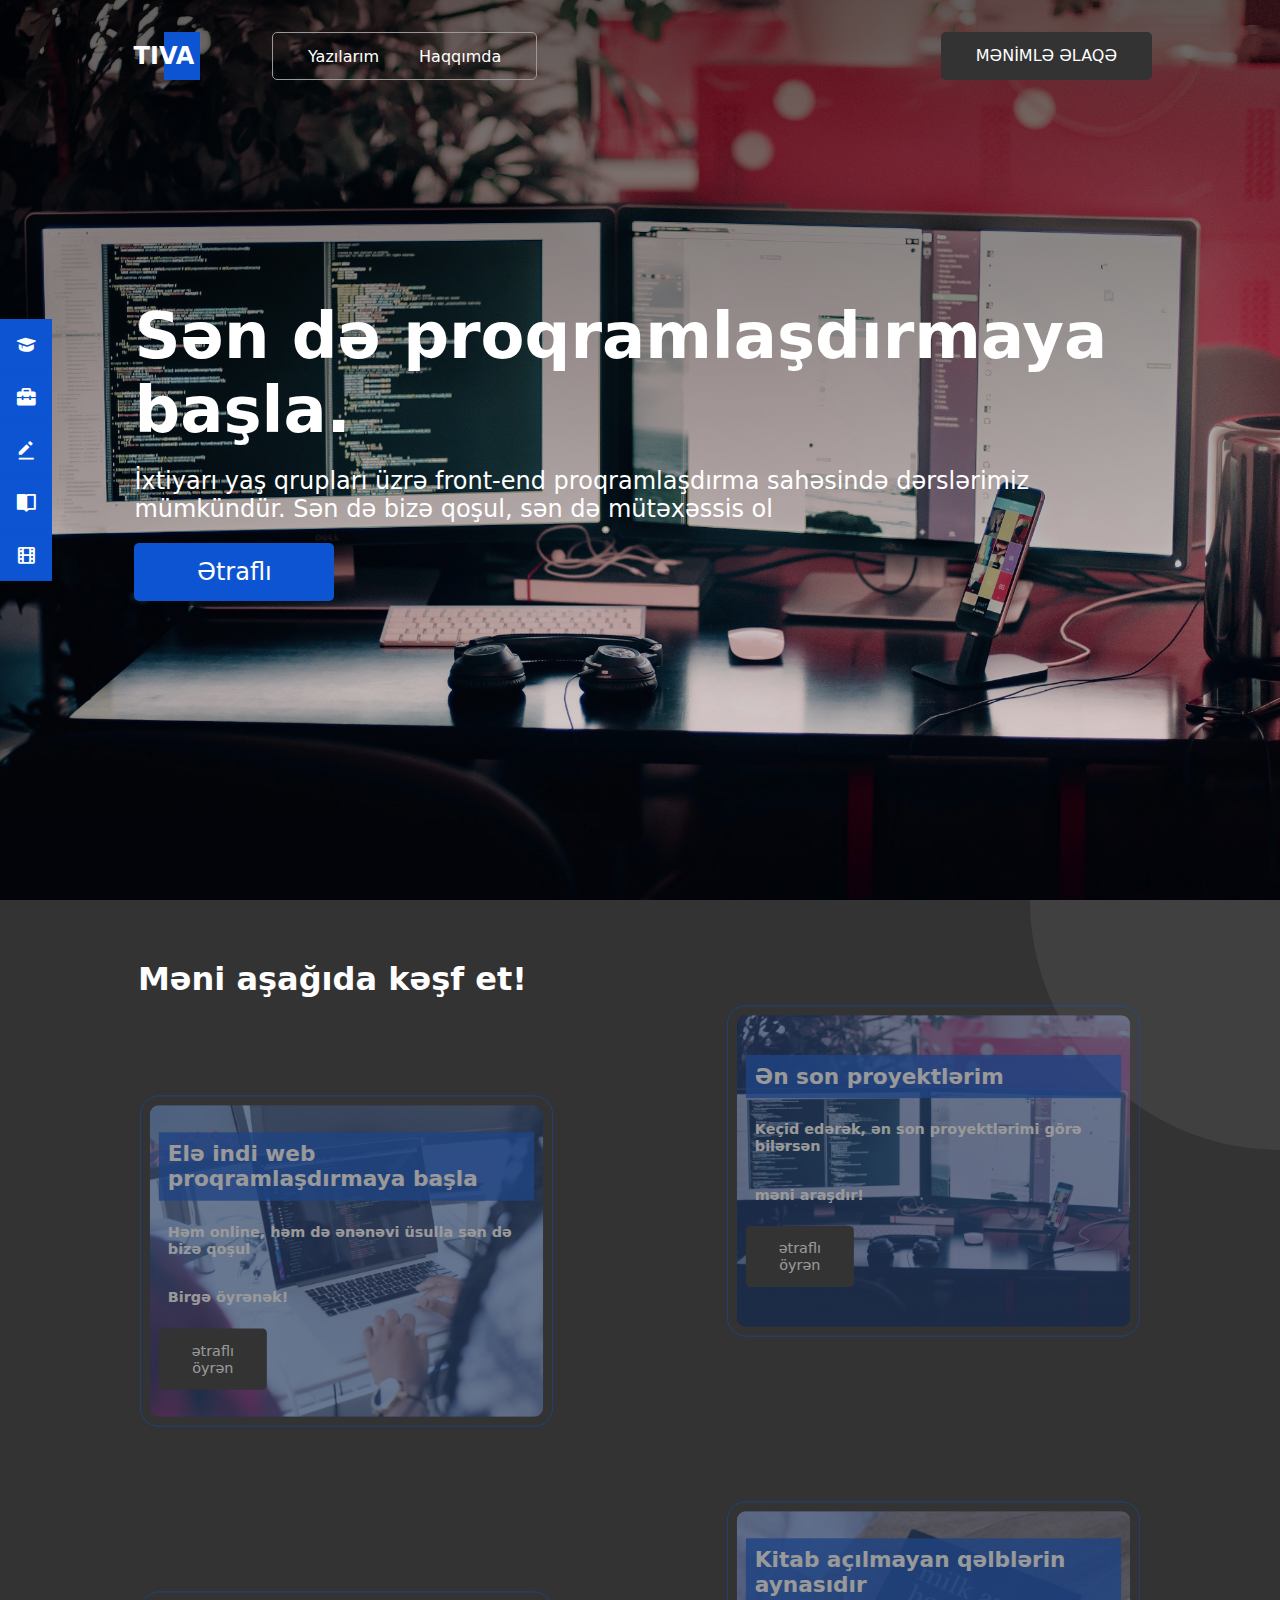
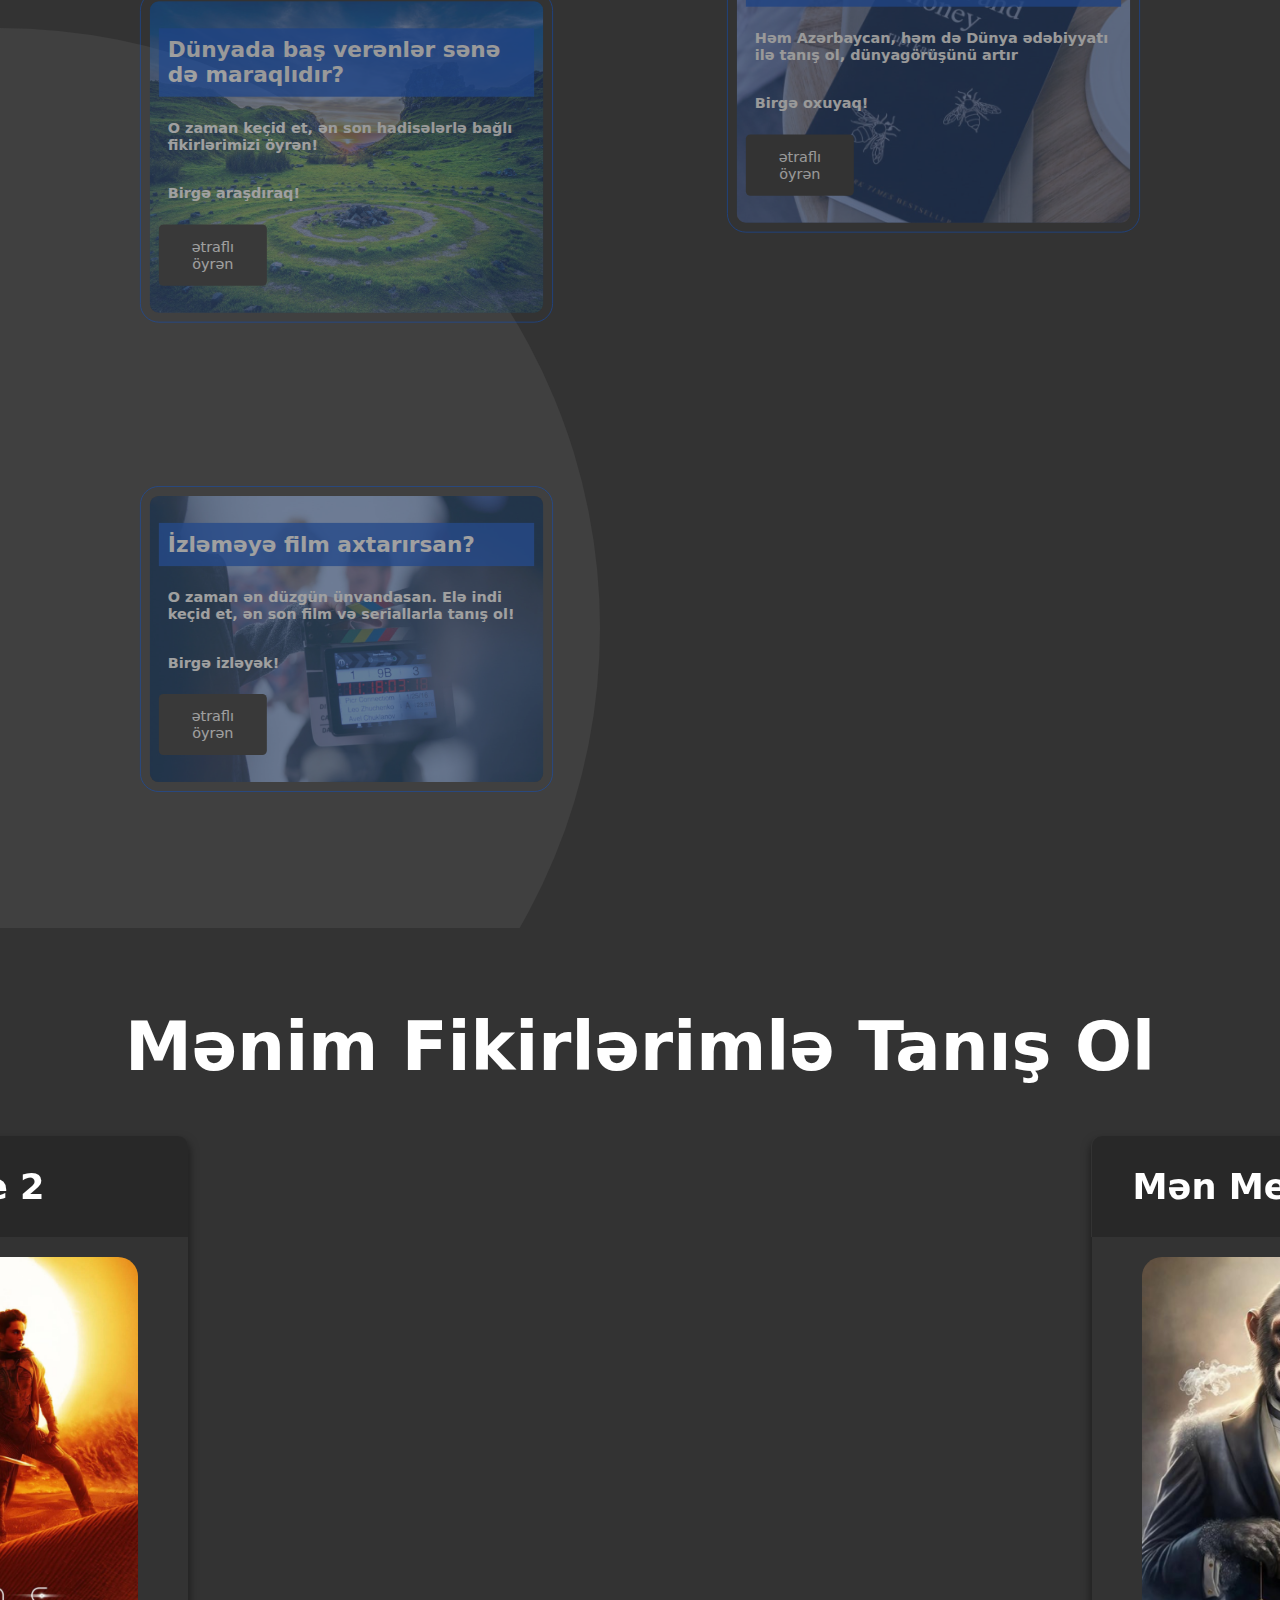
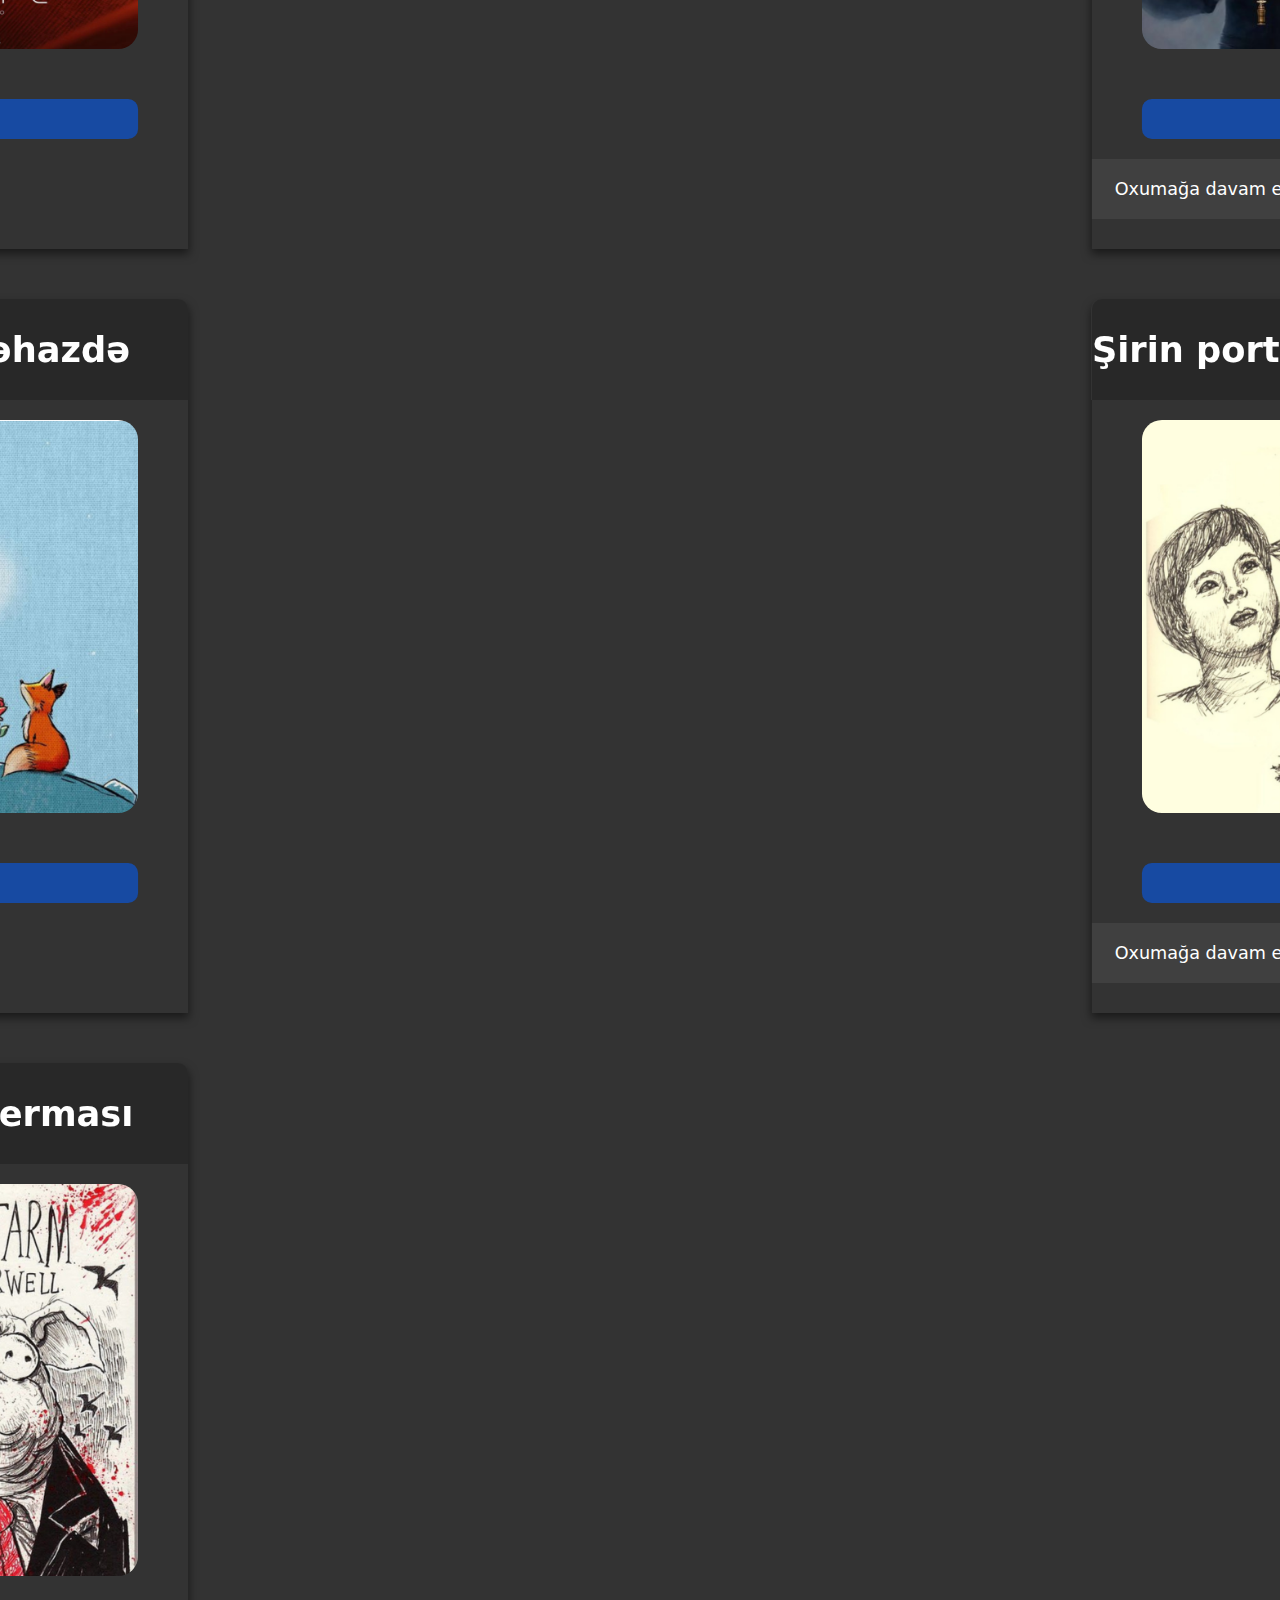
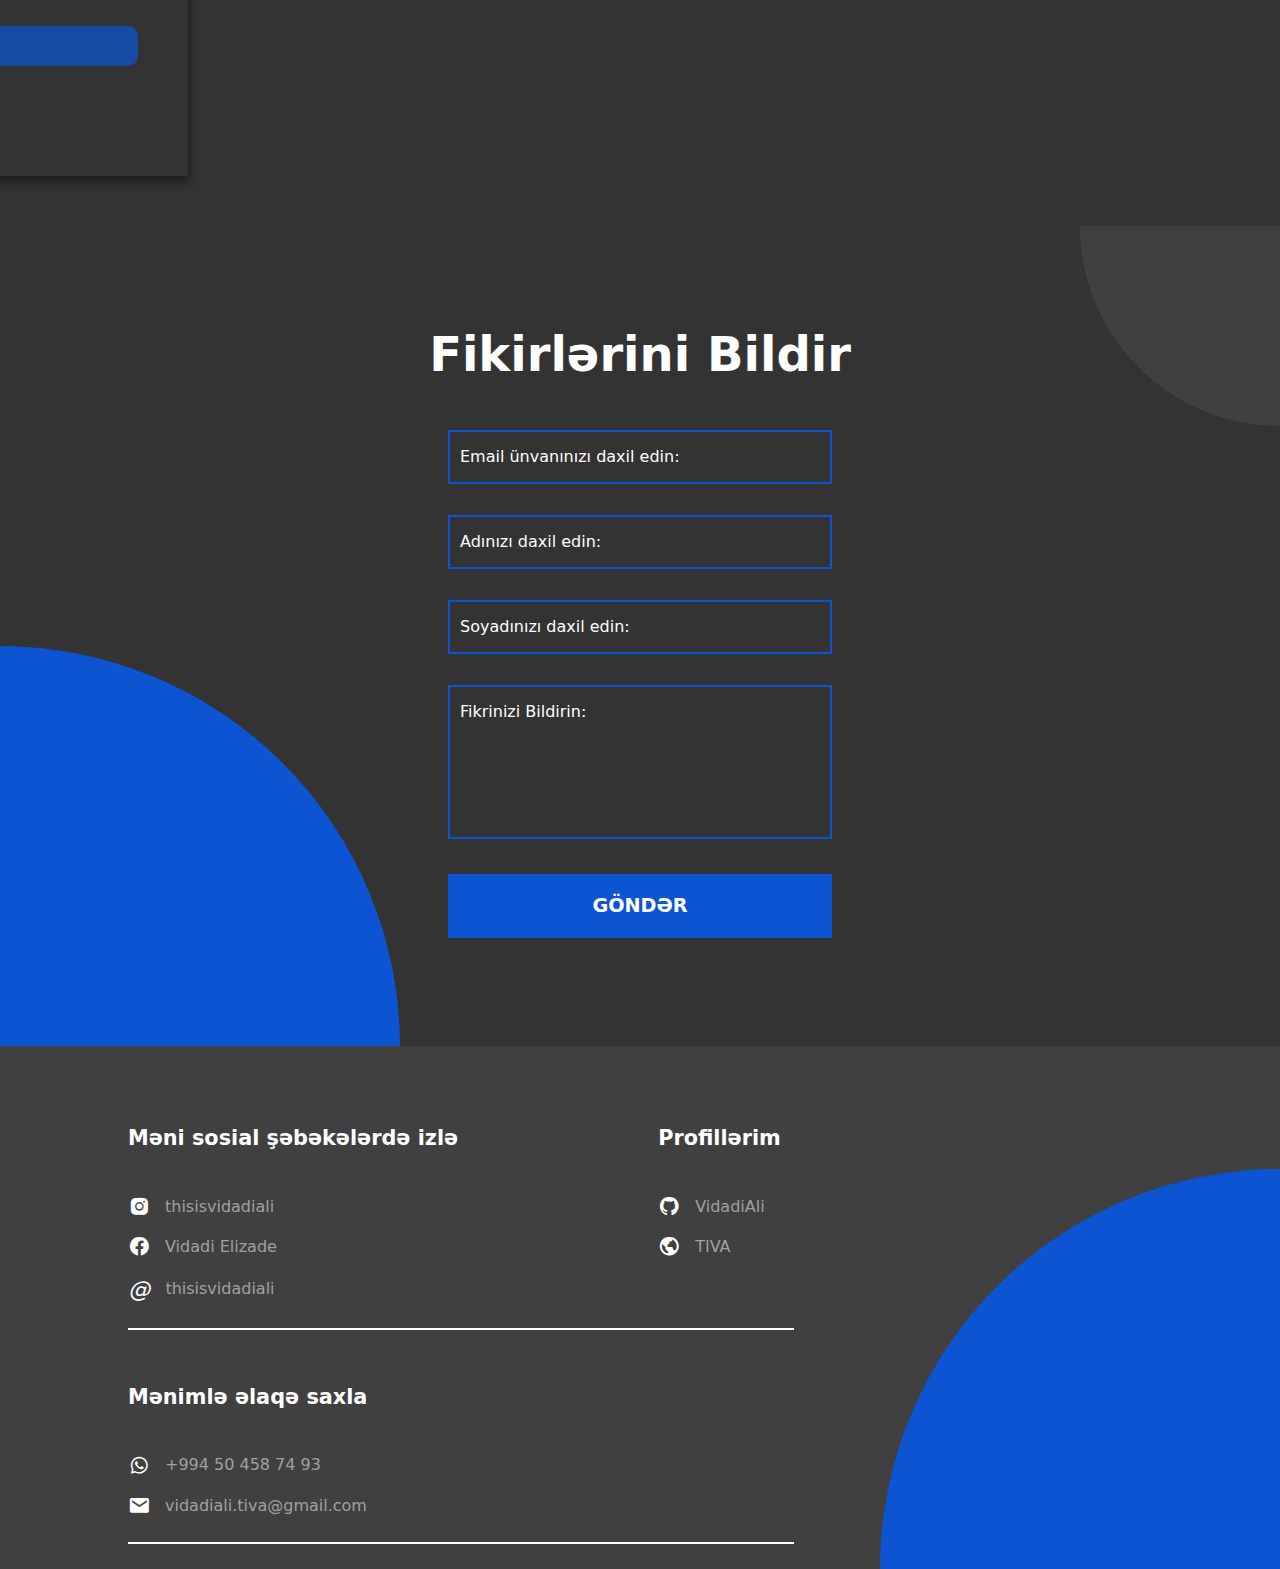
<file: index.html>
<!DOCTYPE html>
<html lang="az">

<head>
    <meta charset="UTF-8">
    <meta name="viewport" content="width=device-width, initial-scale=1.0">
    <link href='https://unpkg.com/boxicons@2.1.4/css/boxicons.min.css' rel='stylesheet'>
    <link rel="shortcut icon" href="image/logo.png" type="image/x-icon">
    <link rel="stylesheet" href="style_main.css">
    <link rel="stylesheet" href="style_navbar.css">
    <title>Vidadi Ali | Şəxsi Veb Səhifə</title>
</head>

<body>
    <section class="main">

        <header class="header1">
        </header>

        <main class="main1">
            <section class="carosel-page"></section>
            <section class="main-menu1">
                <h1>Məni aşağıda kəşf et!</h1>
            </section>
            <section class="news">
                <h1>Mənim Fikirlərimlə Tanış Ol</h1>
            </section>
            <section class="portfolio">
                <h1>Fikirlərini Bildir</h1>
                <form action="" class="form">
                    <div>
                        <input type="email" name="Email" required>
                        <span>Email ünvanınızı daxil edin:</span>
                    </div>
                    <div>
                        <input type="text" name="Ad" required>
                        <span>Adınızı daxil edin:</span>
                    </div>
                    <div>
                        <input type="text" name="Soyad" required>
                        <span>Soyadınızı daxil edin:</span>
                    </div>
                    <div>
                        <textarea cols="30" required></textarea>
                        <span>Fikrinizi Bildirin:</span>
                    </div>
                    <input type="submit" value="Göndər">
                </form>
            </section>
        </main>

        <footer class="footer1"></footer>

    </section>


    <script src="Baza.js"></script>
    <script src="script_main.js"></script>
    <script src="script_navbar.js"></script>
</body>

</html>
</file>
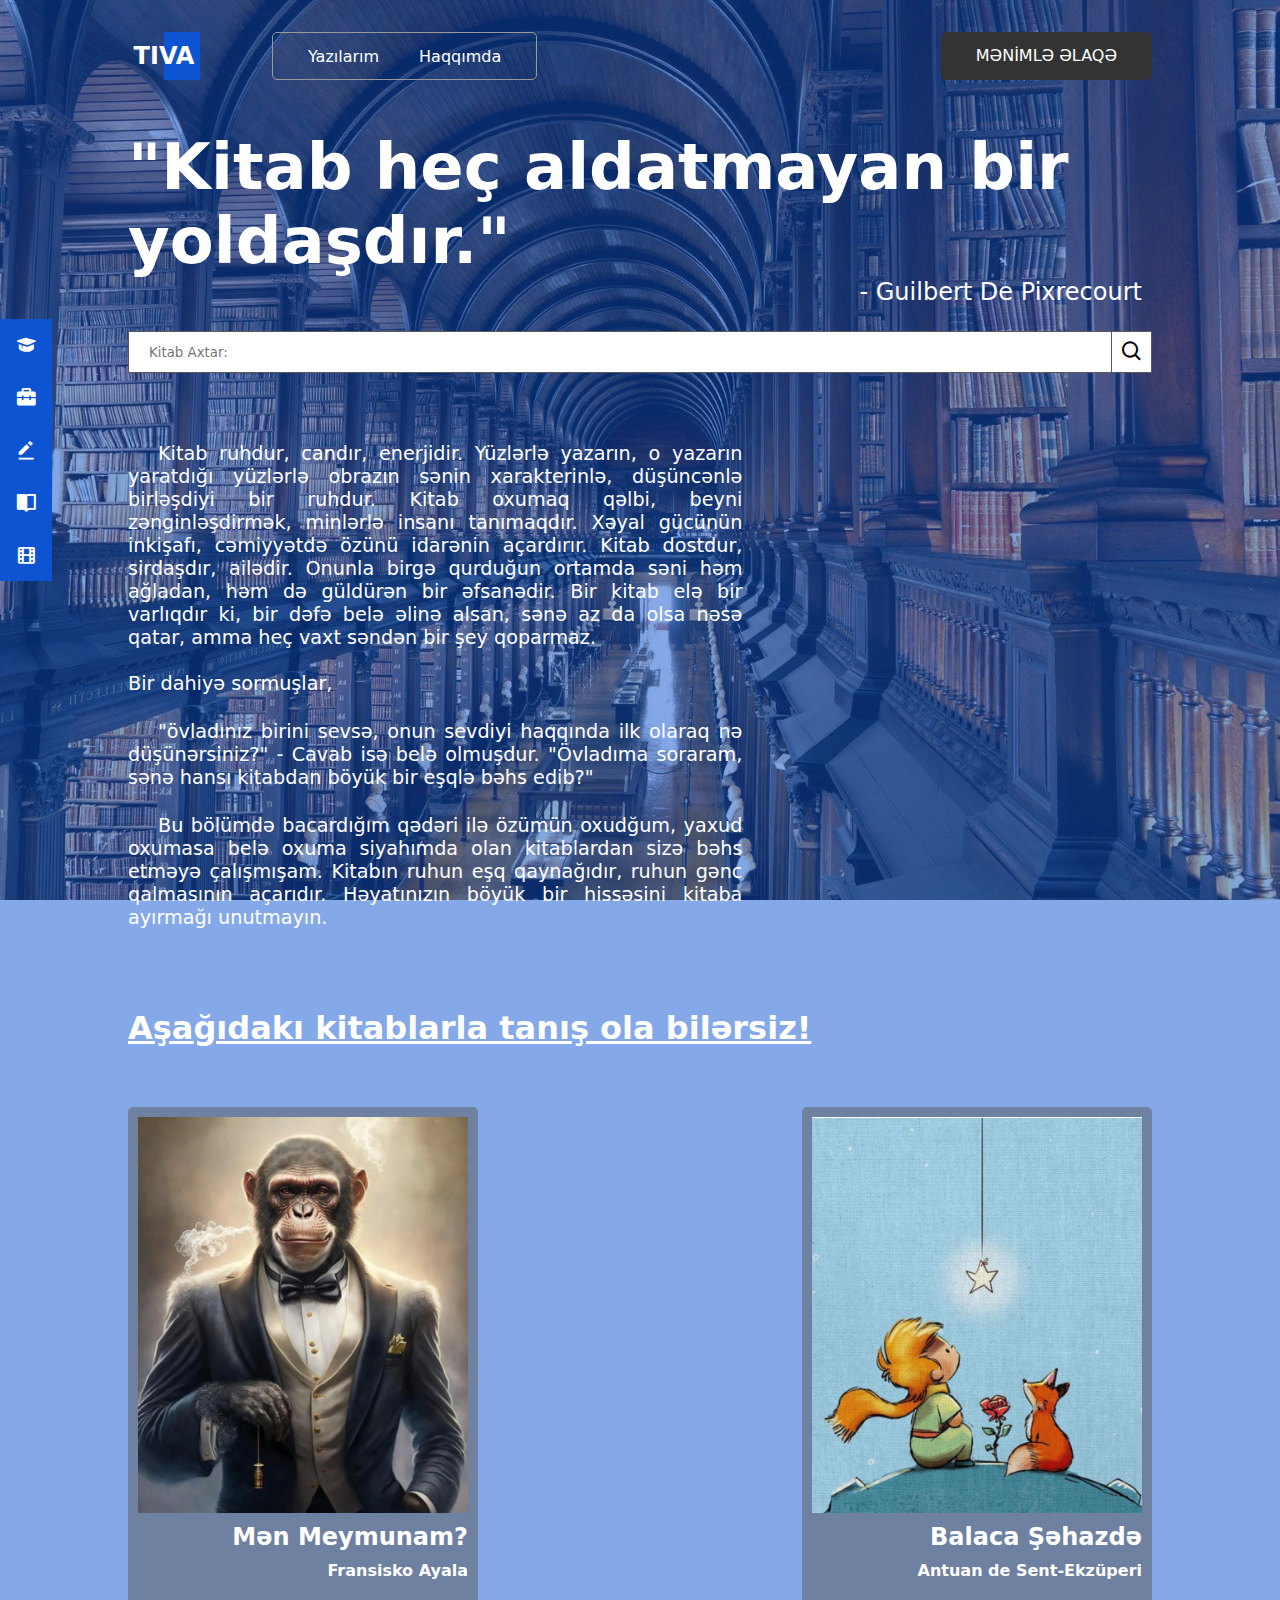
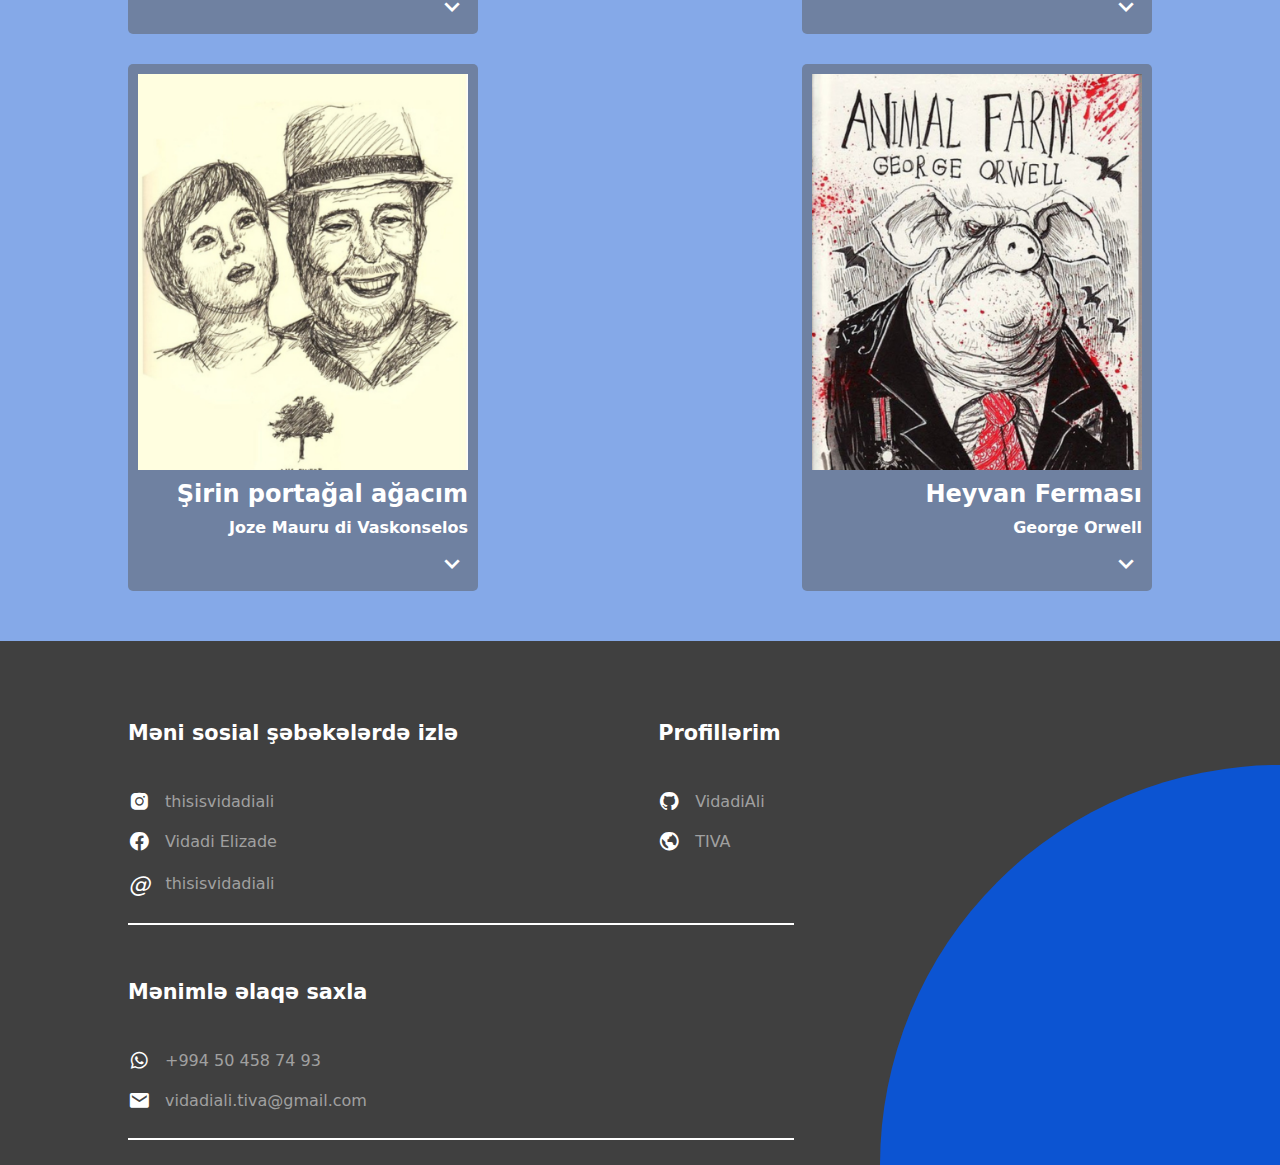
<file: book.html>
<!DOCTYPE html>
<html lang="az">

<head>
    <meta charset="UTF-8">
    <meta name="viewport" content="width=device-width, initial-scale=1.0">
    <link href='https://unpkg.com/boxicons@2.1.4/css/boxicons.min.css' rel='stylesheet'>
    <link rel="shortcut icon" href="image/logo.png" type="image/x-icon">
    <link rel="stylesheet" href="book.css">
    <link rel="stylesheet" href="style_navbar.css">
    <title>Birgə Oxuyaq</title>
</head>

<body>
    <section class="main">
        <header class="header1"></header>
        <main class="main1">
            <div>
                <dl>
                    <dt>"Kitab heç aldatmayan bir yoldaşdır."</dt>
                    <dd>- Guilbert De Pixrecourt</dd>
                </dl>
                <div class="book-search">
                    <input type="search" placeholder="Kitab Axtar: " id="search_input">
                    <i class='bx bx-search' id="search_icon"></i>
                    <div class="search-div-1">
                        <i class='bx bx-x' id="search_close"></i>
                        <div class="search-div"></div>
                    </div>
                </div>
                <br>
                <p>
                    Kitab ruhdur, candır, enerjidir. Yüzlərlə yazarın, o yazarın yaratdığı yüzlərlə obrazın sənin
                    xarakterinlə, düşüncənlə birləşdiyi bir ruhdur. Kitab oxumaq qəlbi, beyni zənginləşdirmək, minlərlə
                    insanı tanımaqdır. Xəyal gücünün inkişafı, cəmiyyətdə özünü idarənin açardırır.
                    Kitab dostdur, sirdaşdır, ailədir. Onunla birgə qurduğun ortamda səni həm ağladan, həm də güldürən
                    bir əfsanədir. Bir kitab elə bir varlıqdır ki, bir dəfə belə əlinə alsan, sənə az da olsa nəsə
                    qatar, amma heç vaxt səndən bir şey qoparmaz.
                    <br><br>Bir dahiyə sormuşlar,
                </p>
                <p>
                    "övladınız birini sevsə, onun sevdiyi haqqında ilk olaraq nə düşünərsiniz?" - Cavab isə belə
                    olmuşdur.
                    "Övladıma soraram, sənə hansı kitabdan böyük bir eşqlə bəhs edib?"
                </p>
                <p>
                    Bu bölümdə bacardığım qədəri ilə özümün oxudğum, yaxud oxumasa belə oxuma siyahımda olan kitablardan
                    sizə bəhs etməyə çalışmışam. Kitabın ruhun eşq qaynağıdır, ruhun gənc qalmasının açarıdır.
                    Həyatınızın böyük bir hissəsini kitaba ayırmağı unutmayın.
                </p>
            </div>

            <section class="book-section">
                <h1>Aşağıdakı kitablarla tanış ola bilərsiz!</h1>
            </section>
        </main>
        <footer class="footer1"></footer>
    </section>



    <script src="Baza.js"></script>
    <script src="book.js"></script>
    <script src="script_navbar.js"></script>
</body>

</html>
</file>
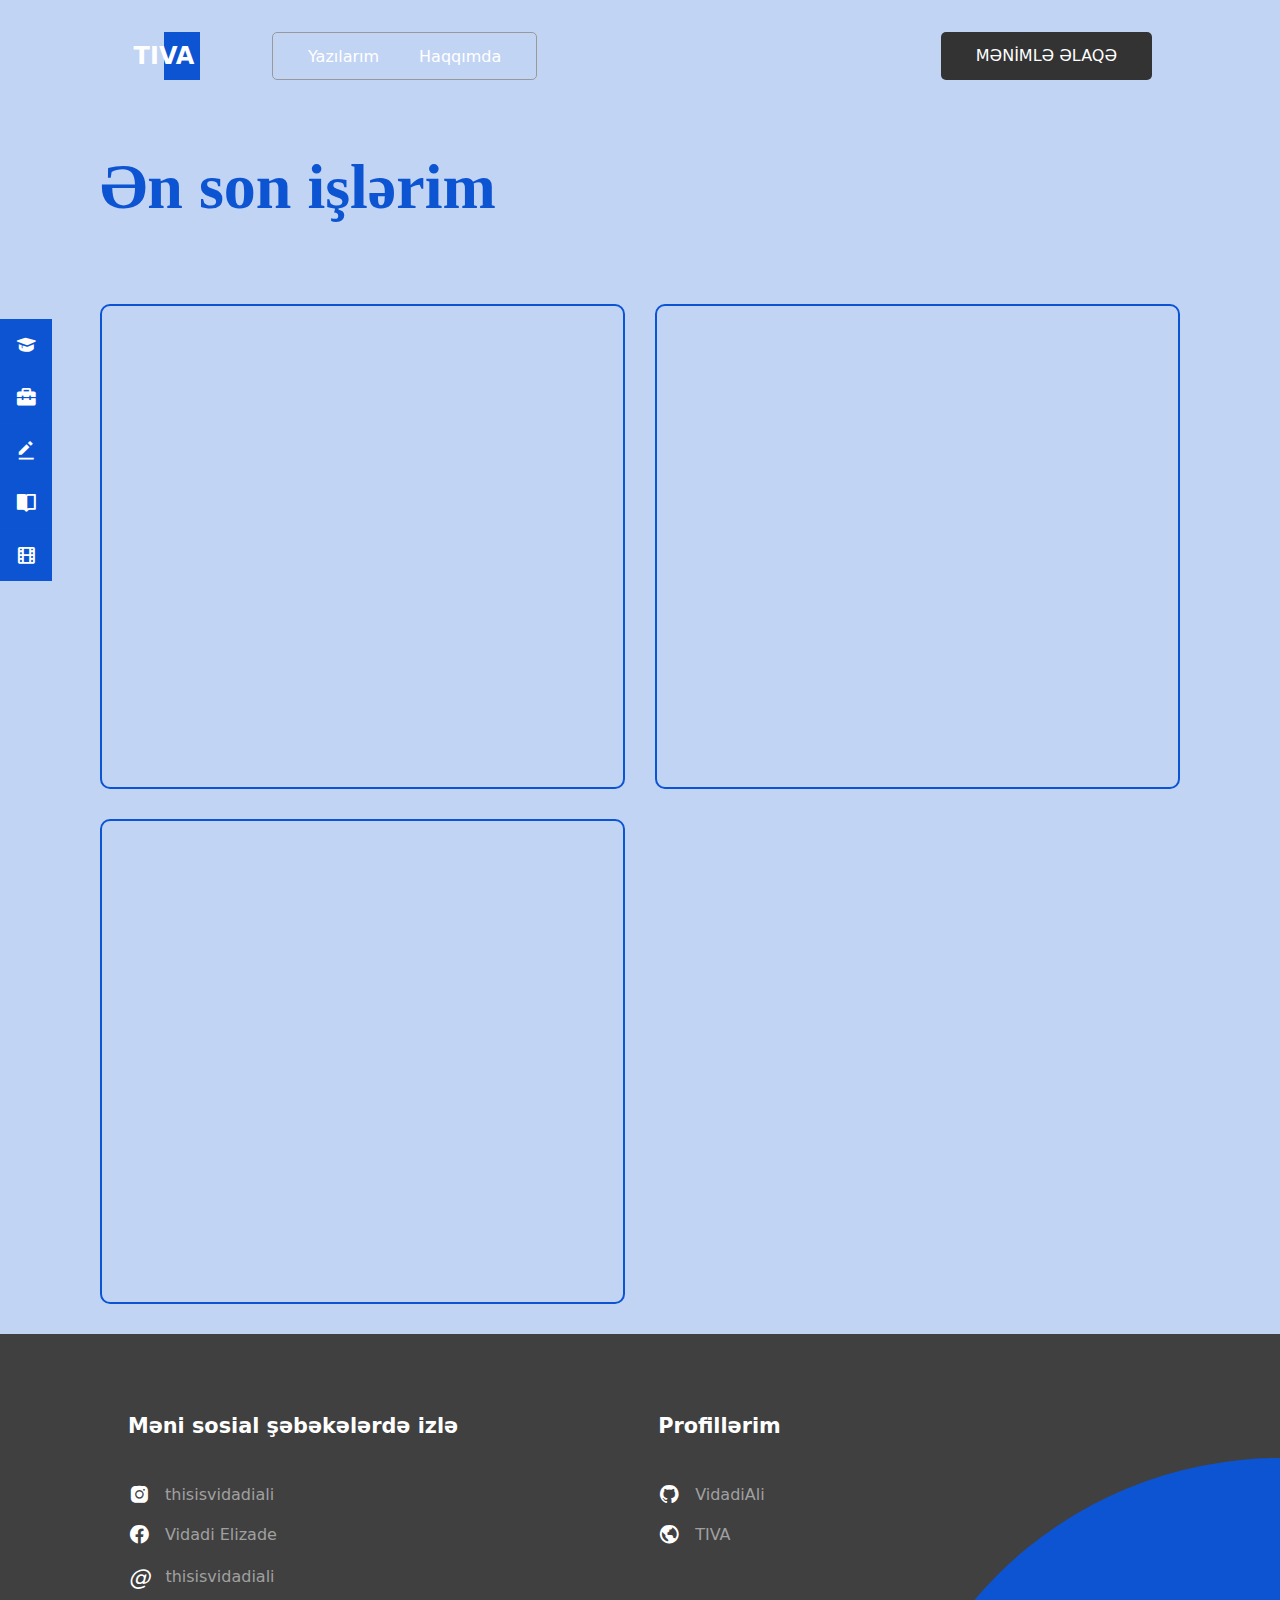
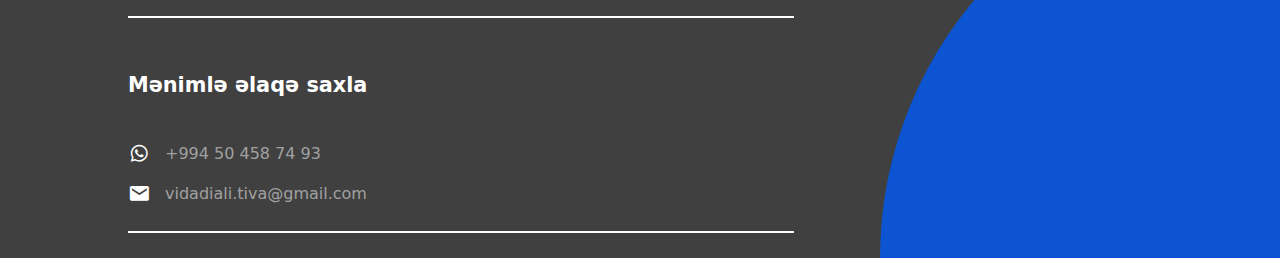
<file: myWorks.html>
<!DOCTYPE html>
<html lang="az">

<head>
    <meta charset="UTF-8">
    <meta name="viewport" content="width=device-width, initial-scale=1.0">
    <link href='https://unpkg.com/boxicons@2.1.4/css/boxicons.min.css' rel='stylesheet'>
    <link rel="shortcut icon" href="image/logo.png" type="image/x-icon">
    <link rel="stylesheet" href="style_navbar.css">
    <link rel="stylesheet" href="myWorks.css">
    <title>İşlərim</title>
</head>

<body>

    <section class="main">
        <header class="header1"></header>
        <main class="main1">
        </main>
        <footer class="footer1"></footer>
    </section>


    <script src="Baza.js"></script>
    <script src="script_navbar.js"></script>
    <script src="myWorks.js"></script>
</body>

</html>
</file>
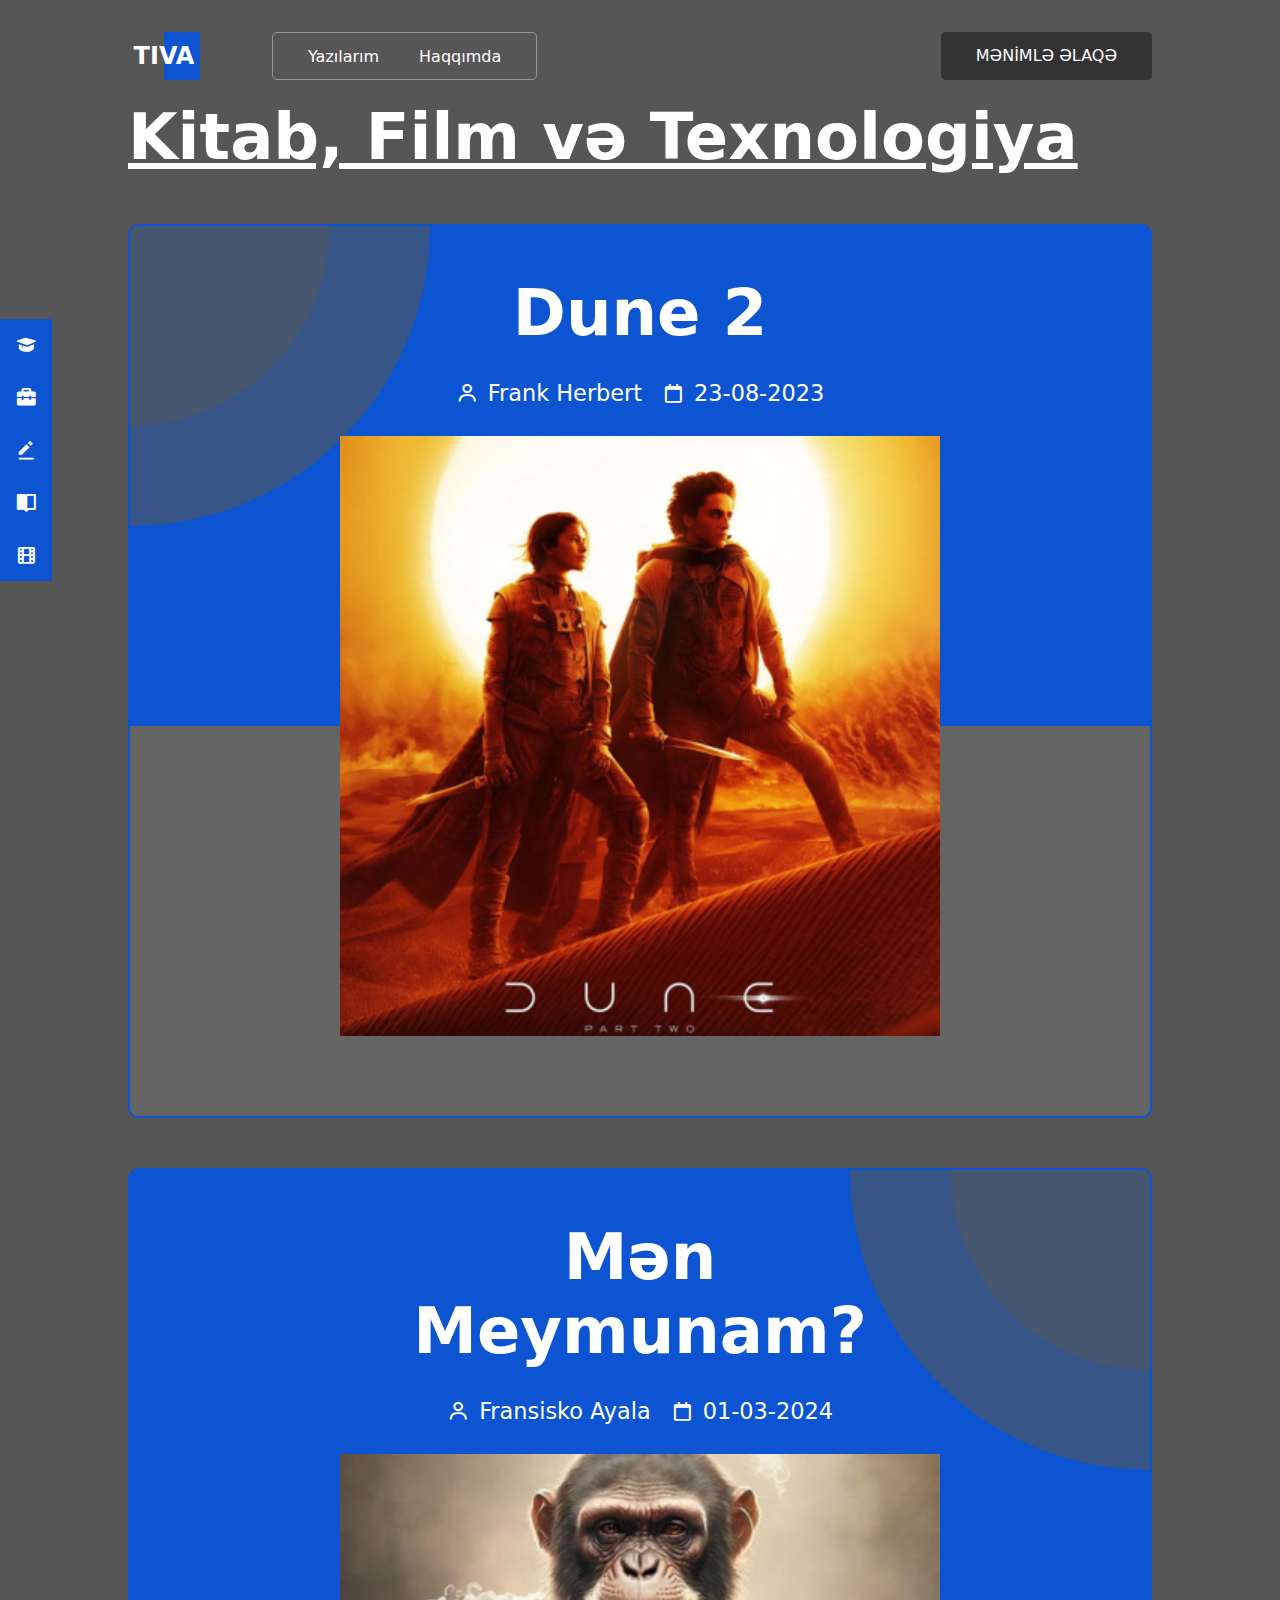
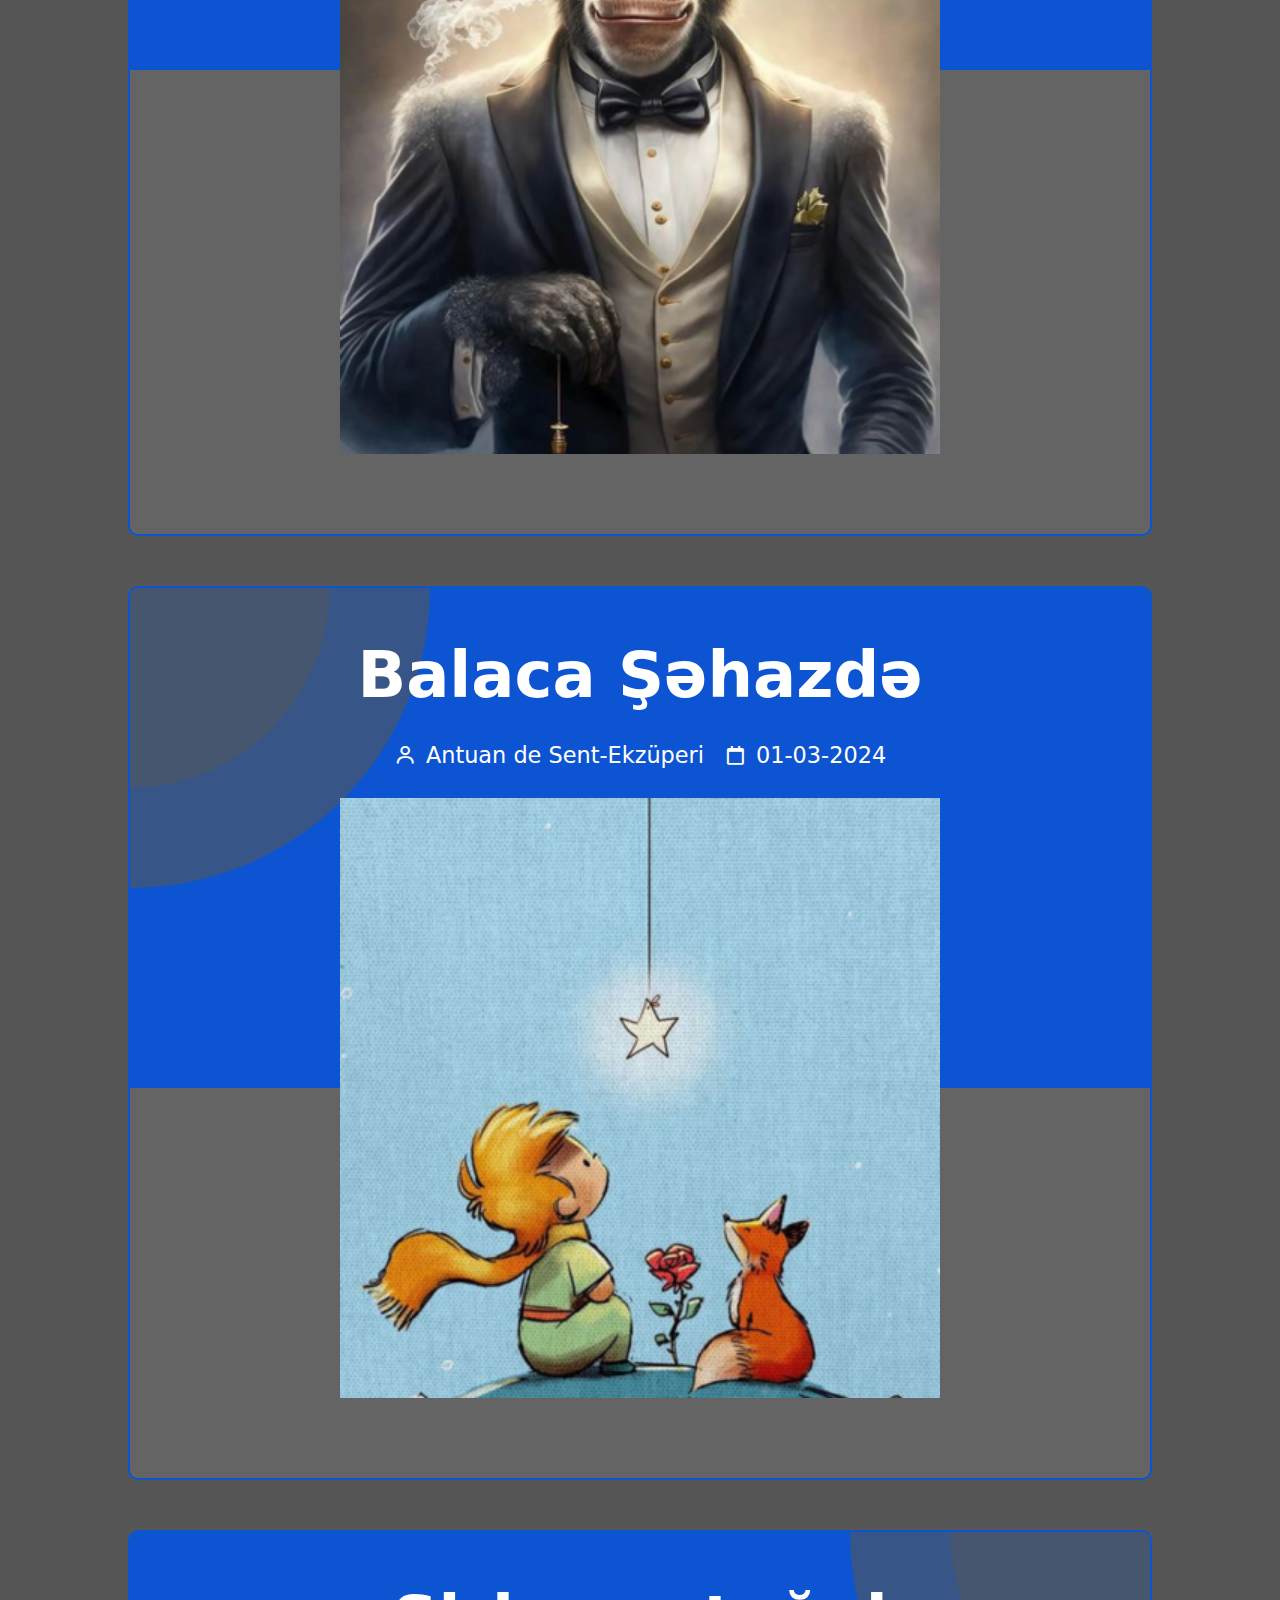
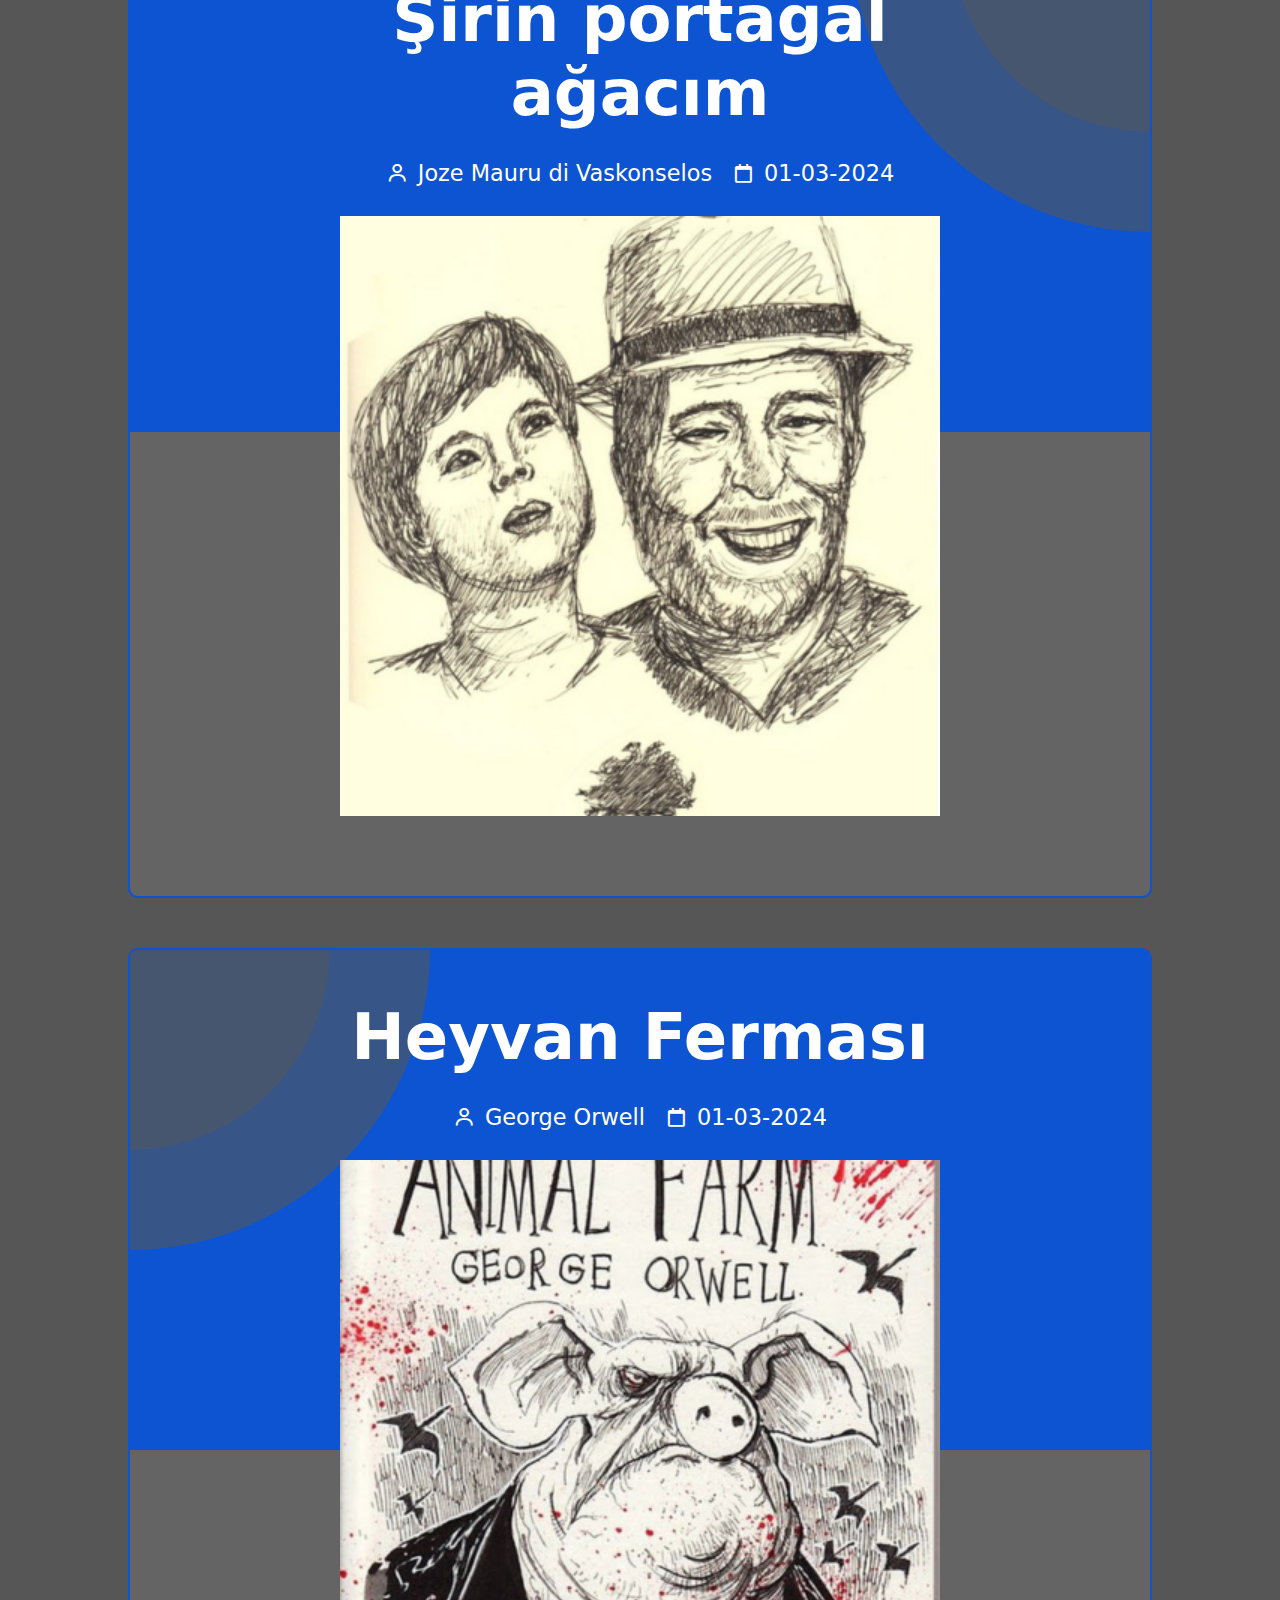
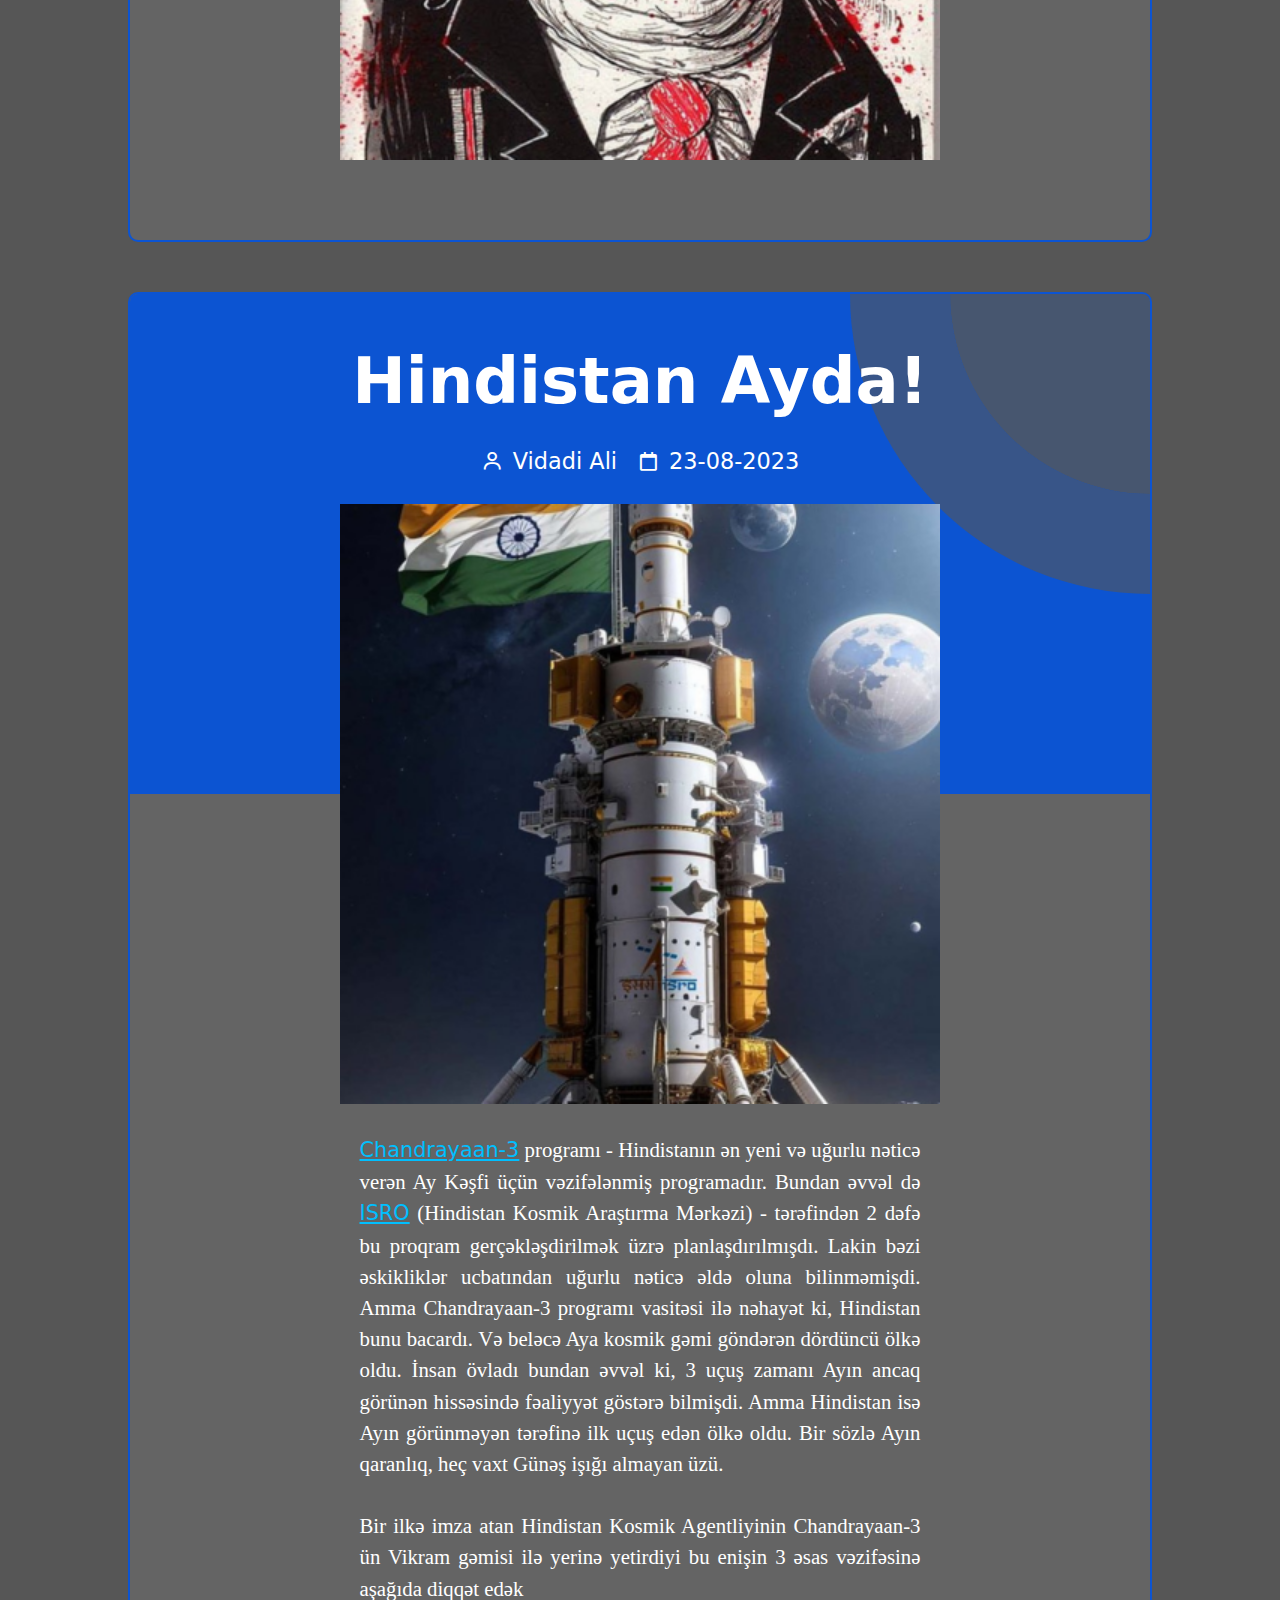
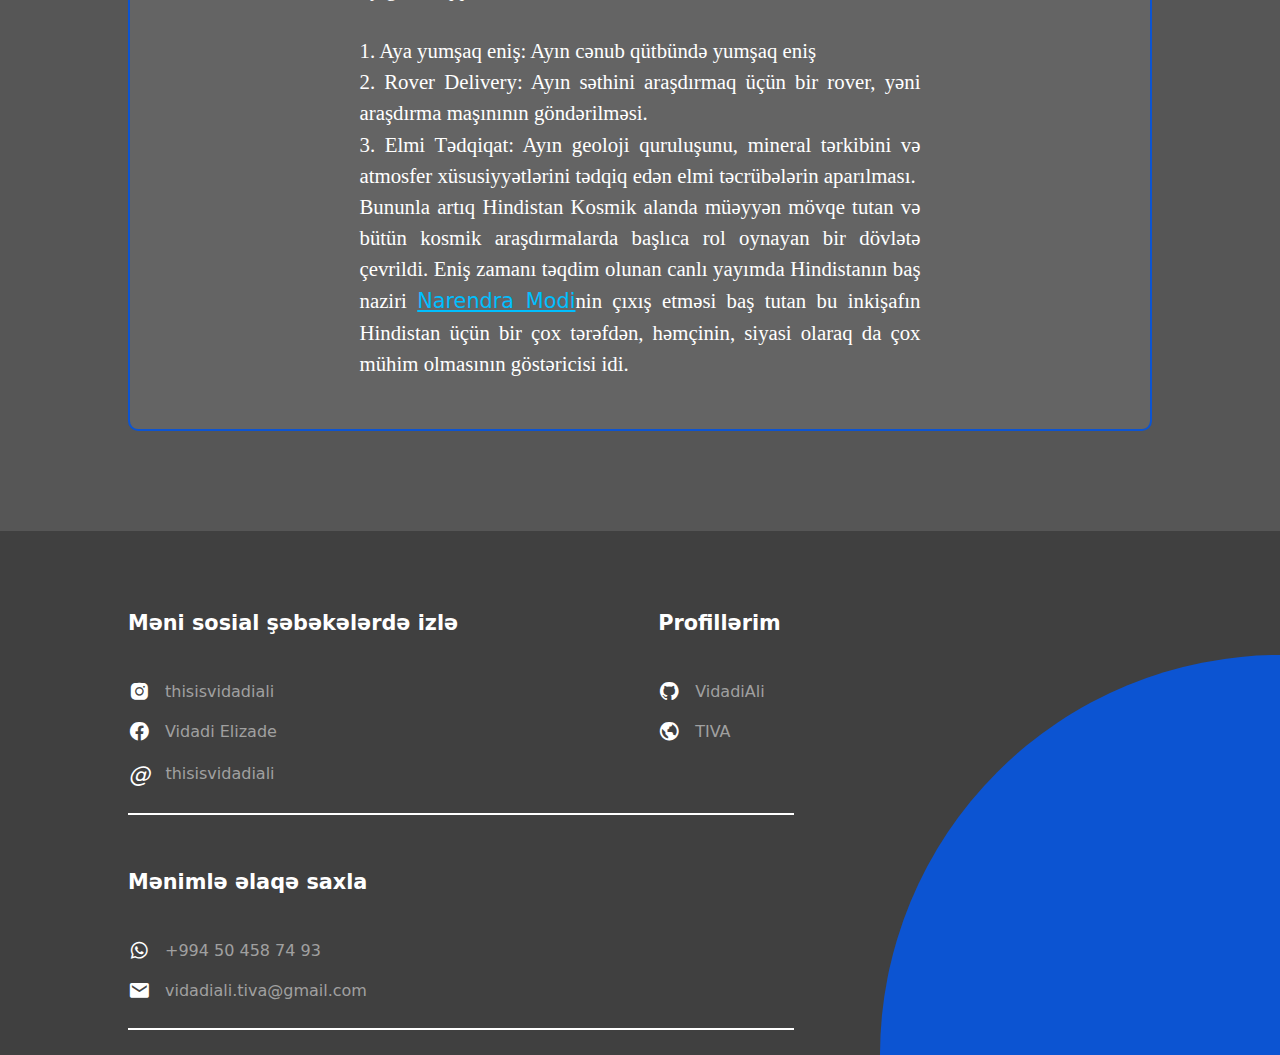
<file: news.html>
<!DOCTYPE html>
<html lang="az">

<head>
    <meta charset="UTF-8">
    <meta name="viewport" content="width=device-width, initial-scale=1.0">
    <link href='https://unpkg.com/boxicons@2.1.4/css/boxicons.min.css' rel='stylesheet'>
    <link rel="shortcut icon" href="image/logo.png" type="image/x-icon">
    <link rel="stylesheet" href="news.css">
    <link rel="stylesheet" href="style_navbar.css">
    <title>Birgə Araşdıraq</title>
</head>

<body>

    <section class="main">
        <header class="header1"></header>
        <main class="main1">
            <h1>Kitab, Film və Texnologiya</h1>
            <section class="all-news"></section>
        </main>
        <footer class="footer1"></footer>
    </section>


    <script src="Baza.js"></script>
    <script src="news.js"></script>
    <script src="script_navbar.js"></script>
</body>

</html>
</file>
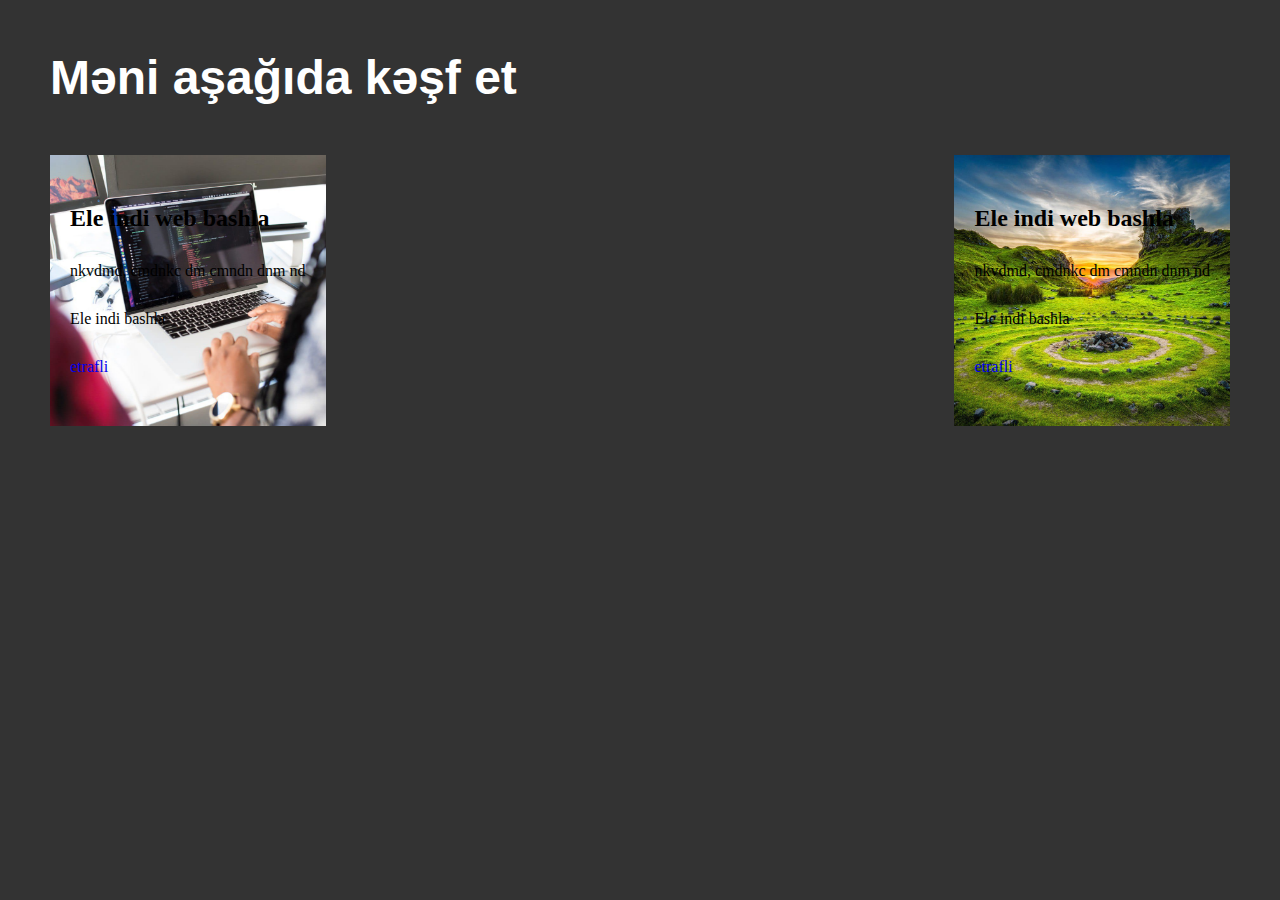
<file: work.html>
<!DOCTYPE html>
<html lang="en">

<head>
    <meta charset="UTF-8">
    <meta name="viewport" content="width=device-width, initial-scale=1.0">
    <link rel="stylesheet" href="work.css">
    <title>Document</title>
</head>

<body>
    <h1>Məni aşağıda kəşf et</h1>
    <section class="main">
        <div class="main-child">
            <h2>Ele indi web bashla</h2>
            <span>nkvdmd, cmdnkc dm cmndn dnm nd</span>
            <span>Ele indi bashla</span>
            <a href="#">etrafli</a>
        </div>
        <div class="main-child">
            <h2>Ele indi web bashla</h2>
            <span>nkvdmd, cmdnkc dm cmndn dnm nd</span>
            <span>Ele indi bashla</span>
            <a href="#">etrafli</a>
        </div>
    </section>
</body>

</html>
</file>
<file: style_main.css>
.main1 {
    width: 100%;
    display: flex;
    flex-direction: column;
    overflow: hidden;
    height: auto;
    background-color: #333;
    z-index: 1000;
}

.main1>.carosel-page {
    width: 300%;
    height: 100vh;
    overflow: hidden;
    position: relative;
    display: flex;
}

.main1>.carosel-page::after {
    content: '';
    position: absolute;
    top: 0;
    width: 100%;
    height: 100%;
    background: linear-gradient(rgba(0, 0, 0, .6), rgba(0, 0, 0, 0));
}

.main1>.carosel-page::before {
    content: '';
    position: absolute;
    top: 0;
    width: 100%;
    height: 100%;
    background: linear-gradient(to right, rgba(0, 0, 0, .6), rgba(0, 0, 0, 0));
}

.main1>.carosel-page>.carosel-image {
    width: calc(100% / 3);
    height: 100%;
    background-color: #333;
    background-position: center;
    background-size: 100%;
    background-repeat: no-repeat;
    transition: 1s;
    transition-timing-function: linear;
    position: absolute;
}

.main1>.carosel-page>.carosel-image:nth-child(1) {
    left: 0%;
}

.main1>.carosel-page>.carosel-image:nth-child(2) {
    left: 100%;
}

.main1>.carosel-page>.carosel-image:nth-child(3) {
    left: 200%;
}

.main1>.carosel-page>.carosel-image>img {
    width: 100%;
    height: 100%;
    object-fit: cover;
    transition-duration: 9.5s;
    scale: 1.5;
}

.main1>.carosel-page>.carosel-text {
    position: absolute;
    top: 0;
    left: 0;
    width: 100%;
    height: 100%;
    display: flex;
    flex-direction: column;
    justify-content: center;
    gap: 20px;
    padding-left: 3.5%;
    z-index: 100000;
    transform: translateY(100%);
    transition: 1s;
}

.main1>.carosel-page>.carosel-text>h1,
p {
    width: 20%;
    font-size: 1.5rem;
    color: white;
    font-weight: 300;
}

.main1>.carosel-page>.carosel-text>a {
    background-color: rgb(12, 84, 210);
    color: white;
    padding: 15px 0px;
    width: 200px;
    border-radius: 5px;
    text-align: center;
    font-size: 1.5rem;
}

.main1>.carosel-page>.carosel-text>h1 {
    font-weight: 900;
    font-size: 4rem;
    color: white;
}

.main1>.main-menu1 {
    padding: 50px 10%;
    padding-bottom: 130px;
    display: flex;
    flex-direction: column;
    gap: 80px;
    position: relative;
    z-index: 0;
    overflow: hidden;
}

.main1>.main-menu1::after {
    content: '';
    position: absolute;
    top: 0px;
    right: 0px;
    width: 500px;
    height: 500px;
    background-color: rgb(64, 64, 64);
    border-radius: 50%;
    z-index: -1;
    transform: translate(50%, -50%);
}

.main1>.main-menu1::before {
    content: '';
    position: absolute;
    bottom: 0px;
    left: 0px;
    width: 1200px;
    height: 1200px;
    background-color: rgb(64, 64, 64);
    border-radius: 50%;
    z-index: -1;
    transform: translate(-50%, 25%);
}

.main1>.main-menu1>h1 {
    color: white;
    display: inline;
    padding: 10px;
    text-align: left;
    font-size: 2rem;
    font-weight: 900;
}

.main1>.main-menu1>div {
    display: grid;
    grid-template-columns: 1fr 1fr;
    width: 100%;
    gap: 150px;
}

.main1>.main-menu1>div>div {
    display: flex;
    flex-direction: column;
    justify-content: center;
    gap: 20px;
    padding: 50px 10px;
    outline: 1px solid rgb(12, 84, 210);
    outline-offset: 10px;
    color: white;
    border-radius: 10px;
    z-index: 0;
    position: relative;
}

.main1>.main-menu1>div>div:hover {
    overflow: hidden;
}

.main1>.main-menu1>div>div:nth-child(1)::after {
    animation-name: educate;
    animation-duration: 2s;
    animation-iteration-count: infinite;
    animation-timing-function: linear;
    position: absolute;
    top: 0;
    left: 0;
    width: 100%;
    height: 100%;
    content: '';
    z-index: -3;
    border-radius: 10px;
}

@keyframes educate {
    0% {
        background-color: rgba(12, 84, 210, 1);
        scale: 1;
    }

    25% {
        background-color: rgba(12, 84, 210, .8);
        scale: 1.05;
    }

    55% {
        background-color: rgba(12, 84, 210, .5);
        scale: 1.1;
    }

    90% {
        background-color: rgba(12, 84, 210, .3);
        scale: 1.15;
    }

    100% {
        background-color: rgba(12, 84, 210, 0);
        scale: 1.2;
    }
}

.main1>.main-menu1>div>div:nth-child(even) {
    transform: translateY(-100px);
}

.main1>.main-menu1>div>div::before {
    content: '';
    position: absolute;
    top: 0;
    left: 0;
    background-color: rgba(12, 84, 210, .4);
    z-index: -1;
    width: 100%;
    height: 100%;
    border-radius: 10px;
}

.hidden {
    transition: 3s;
    scale: .9;
    opacity: .5;
    box-shadow: 0px 0px 0px transparent;
}

.show {
    scale: 1;
    opacity: 1;
    box-shadow: 0px 0px 200px black;
}

.main1>.main-menu1>div>div>img {
    position: absolute;
    width: 100%;
    height: 100%;
    object-fit: cover;
    z-index: -2;
    border-radius: 10px;
    left: 0;
    top: 0;
    transition: 1s;
}

.main1>.main-menu1>div>div:hover>img {
    scale: 1.1;
}

.main1>.main-menu1>div>div>h2 {
    padding: 10px;
    background-color: rgba(12, 84, 210, .8);
}

.main1>.main-menu1>div>div>span {
    padding: 10px;
    font-weight: 900;
}

.main1>.main-menu1>div>div>a {
    background-color: #333;
    text-align: center;
    color: white;
    padding: 15px;
    border-radius: 5px;
    width: 120px;
    transition: 1s;
}

.main1>.main-menu1>div>div>a:hover {
    background-color: rgba(12, 84, 210, .8);
}

.main1>.news {
    width: 100%;
    padding: 50px;
    display: flex;
    flex-direction: column;
    align-items: center;
    gap: 20px;
    background-image: url(image/universe.jpg);
    background-position: center;
    background-attachment: fixed;
    background-size: cover;
}

.main1>.news>h1 {
    color: white;
    padding: 30px 0;
    font-size: 5rem;
    font-weight: 900;
    text-align: center;
}

.main1>.news>section {
    display: grid;
    grid-template-columns: 1fr 1fr;
    grid-template-rows: 1fr;
    gap: 50px;
    border-radius: 10px 10px 0 0;
}

.main1>.news>section>div {
    padding: 30px 0;
    padding-top: 0;
    color: white;
    display: flex;
    flex-direction: column;
    gap: 20px;
    align-items: flex-start;
    box-shadow: 0 5px 10px rgba(0, 0, 0, .5);
    border-radius: 10px 10px 0 0;
}

.hidden-news1 {
    transition: 1.5s;
    transform: translateX(-100%);
}

.hidden-news2 {
    transition: 1.5s;
    transform: translateX(100%);
}

.show-news {
    transform: translateX(0%);
}

.main1>.news>section>div>div {
    width: 100%;
    display: flex;
    flex-direction: column;
    gap: 20px;
    align-items: flex-start;
    border-radius: 10px 10px 0 0;
}

.main1>.news>section>div>div>h1 {
    font-size: 2.2rem;
    width: 100%;
    margin: 0 auto;
    padding: 30px 0;
    text-align: center;
    backdrop-filter: blur(40px);
    background-color: rgba(0, 0, 0, .2);
    border-radius: 10px 10px 0 0;
}

.main1>.news>section>div>div>img {
    width: calc(100% - 100px);
    margin: 0 auto;
    height: auto;
    object-fit: cover;
    object-position: 0%;
    border-radius: 20px;
}

.main1>.news>section>div>p {
    width: calc(100% - 100px);
    margin: 0 auto;
    font-size: 1rem;
    font-weight: 400;
    padding: 20px 30px;
    text-indent: 30px;
    line-height: 2;
    max-height: 320px;
    overflow: hidden;
    border-radius: 10px;
    background-color: rgba(12, 84, 210, .7);
    margin-top: 30px;
}

.main1>.news>section>div>p>a {
    color: red;
    text-decoration: underline;
    font-weight: 800;
}

.main1>.news>section>div>p::first-letter {
    text-transform: uppercase;
}

.main1>.news>section>div>p::first-line {
    line-height: 1;
}

.main1>.news>section>div>a {
    font-size: 1.1rem;
    padding: 20px 0;
    text-align: center;
    width: 220px;
    background-color: rgb(64, 64, 64);
    color: white;
    align-self: flex-start;
    transition: .5s;
}

.main1>.news>section>div>a:hover {
    width: 100%;
}

.main1>.portfolio {
    width: 100%;
    padding: 100px 10%;
    display: flex;
    flex-direction: column;
    gap: 40px;
    align-items: center;
    position: relative;
    overflow: hidden;
}

.main1>.portfolio::before {
    content: '';
    position: absolute;
    bottom: -400px;
    left: -400px;
    width: 800px;
    height: 800px;
    background-color: rgb(12, 84, 210);
    border-radius: 50%;
}

.main1>.portfolio::after {
    content: '';
    position: absolute;
    top: -200px;
    right: -200px;
    width: 400px;
    height: 400px;
    background-color: rgb(64, 64, 64);
    border-radius: 50%;
}

.main1>.portfolio>h1 {
    color: white;
    font-size: 3rem;
    z-index: 100;
}

.main1>.portfolio>form {
    width: 400px;
    padding: 10px;
    display: flex;
    flex-direction: column;
    gap: 35px;
    z-index: 100;
}

.main1>.portfolio>form>div,
input {
    width: 100%;
    height: 50px;
    position: relative;
}

.main1>.portfolio>form input,
textarea {
    height: 100%;
    line-height: 50px;
    width: 100%;
    border: none;
    outline: 2px solid rgb(12, 84, 210);
    padding-left: 10px;
    background-color: #333;
    color: white;
}

.main1>.portfolio>form>div>span {
    position: absolute;
    top: 0;
    left: 0;
    width: 100%;
    height: 50px;
    line-height: 50px;
    background: transparent;
    padding-left: 10px;
    pointer-events: none;
    transition: .5s;
    color: white;
}

.main1>.portfolio>form>input {
    padding-left: 0;
    cursor: pointer;
}

.main1>.portfolio>form>div:nth-child(4) {
    height: auto;
}

.main1>.portfolio>form>div>textarea {
    width: 100%;
    min-height: 150px;
    resize: none;
    line-height: 1.5;
    padding-top: 20px;
}

.main1>.portfolio>form input:focus {
    border: none;
    outline: 2px solid rgb(12, 84, 210);
}

.main1>.portfolio>form input:focus~span {
    transform: translate(-50px, -37px);
    background: #333;
    border-left: 2px solid rgb(12, 84, 210);
    border-right: 2px solid rgb(12, 84, 210);
    scale: .7;
}

.main1>.portfolio>form input:valid~span {
    transform: translate(-50px, -37px);
    background: #333;
    border-left: 2px solid rgb(12, 84, 210);
    border-right: 2px solid rgb(12, 84, 210);
    scale: .7;
}

.main1>.portfolio>form textarea:focus~span {
    transform: translate(-50px, -35px);
    background: #333;
    border-left: 2px solid rgb(12, 84, 210);
    border-right: 2px solid rgb(12, 84, 210);
    scale: .7;
}

.main1>.portfolio>form textarea:valid~span {
    transform: translate(-50px, -35px);
    background: #333;
    border-left: 2px solid rgb(12, 84, 210);
    border-right: 2px solid rgb(12, 84, 210);
    scale: .7;
}

.main1>.portfolio>form>input {
    background: rgb(12, 84, 210);
    text-transform: uppercase;
    font-size: 1.2rem;
    font-weight: 900;
    letter-spacing: 1.5;
    padding: 5px 0;
    transition: .6s;
}

.main1>.portfolio>form>input:hover {
    background-color: rgba(12, 84, 210, .6);
}



@media(max-width: 1380px) {
    .main1>.main-menu1>div>div {
        padding: 30px 10px;
        gap: 15px;
    }

    .main1>.news>h1 {
        font-size: 4.2rem;
    }

    .main1>.carosel-page>.carosel-text>h1,
    p {
        width: 28%;
    }
}

@media(max-width: 1140px) {
    .main1>.carosel-page {
        height: 75vh;
    }

    .main1>.carosel-page>.carosel-text {
        padding-top: 30px;
        padding-left: 2.1%;
    }

    .main1>.carosel-page>.carosel-text>h1 {
        font-size: 3.2rem;
    }

    .main1>.carosel-page>.carosel-text>p {
        font-size: 1.9rem;
    }

    .main1>.main-menu1 {
        padding: 50px 5%;
    }

    .main1>.main-menu1>div>div {
        padding: 20px 10px;
        gap: 10px;
    }

    .main1>.news {
        padding: 50px 5%;
    }

    .main1>.news>section {
        gap: 20px;
    }

    .main1>.news>section>div {
        padding: 30px 0;
        padding-top: 0;
    }

    .main1>.news>section>div>div>img {
        width: calc(100% - 40px);
    }

    .main1>.news>section>div>p {
        width: calc(100% - 40px);
    }


    .main1>.portfolio {
        padding: 50px 5%;
    }
}

@media(max-width: 900px) {
    .main1>.carosel-page>.carosel-text>h1 {
        font-size: 2.8rem;
    }

    .main1>.carosel-page>.carosel-text>p {
        font-size: 1.7rem;
    }

    .main1>.main-menu1>div {
        gap: 70px;
    }

    .main1>.main-menu1>div>div {
        padding: 10px;
        margin: 20px 0;
        gap: 3px;
    }

    .main1>.main-menu1::before {
        transform: translate(-50%, 50%);
    }

    .main1>.news>section>div>div>h1 {
        padding: 15px 0;
    }

    .main1>.news>section>div>p {
        margin-top: 10px !important;
    }

    .main1>.portfolio::before {
        width: 400px;
        height: 400px;
        bottom: -200px;
        left: -200px;
    }
}


@media(max-width: 740px) {
    .main1>.main-menu1>div {
        gap: 40px;
    }

    .main1>.main-menu1>div>div {
        padding: 10px;
        margin: 0;
        gap: 3px;
    }

    .main1>.main-menu1>h1 {
        width: 95%;
        text-align: left;
    }

    .main1>.news>h1 {
        font-size: 3.5rem;
    }

    .main1>.news>section {
        grid-template-columns: 1fr;
    }
}

@media(max-width: 620px) {
    .main1>.carosel-page {
        height: 58vh;
    }

    .main1>.carosel-page>.carosel-text>h1 {
        font-size: 2rem;
    }

    .main1>.carosel-page>.carosel-text>p {
        font-size: 1rem;
    }

    .main1>.carosel-page>.carosel-text>a {
        font-size: 1.2rem;
        margin-top: 8px;
    }

    .main1>.main-menu1>div {
        grid-template-columns: 1fr;
        gap: 70px;
    }

    .main1>.main-menu1>div>div {
        width: 95%;
        padding: 50px 10px;
        margin: 0 auto;
        gap: 20px;
    }

    .main1>.main-menu1>div>div:nth-child(even) {
        transform: translateY(0px);
    }

    .main1>.news {
        padding-bottom: 100px;
    }

    .main1>.news>section {
        width: 100%;
        gap: 60px;
    }
}


@media(max-width: 475px) {
    .main1>.carosel-page {
        height: 42vh;
    }

    .main1>.carosel-page>.carosel-text {
        gap: 7px;
        padding-top: 50px;
        padding-left: 1.5%;
    }

    .main1>.carosel-page>.carosel-text>h1 {
        word-break: break-all;
    }

    .main1>.carosel-page>.carosel-text>a {
        font-size: 1rem;
        width: 120px;
        padding: 10px;
        margin-top: 8px;
    }

    .main1>.main-menu1 {
        padding: 50px 2.5%;
        gap: 30px;
    }

    .main1>.main-menu1>div {
        gap: 50px;
    }

    .main1>.main-menu1>div>div {
        padding: 20px;
        gap: 25px;
    }

    .main1>.main-menu1>div>div>span {
        padding: 5px;
    }

    .main1>.news {
        padding: 50px 0;
    }

    .main1>.news>h1 {
        font-size: 2rem;
    }

    .main1>.news>section {
        width: 95%;
        gap: 30px;
    }

    .main1>.news>section>div>p {
        line-height: 1.5;
        font-size: 1.05rem;
        padding: 15px;
    }

    .main1>.news>section>div>div>h1 {
        font-size: 2rem;
    }

    .main1>.news>section>div>p::first-letter {
        font-size: 2rem;
    }

    .main1>.news>section>div>a {
        width: 150px;
        padding: 15px 0;
        font-size: 1rem;
    }

    .main1>.portfolio {
        padding: 50px 2.5%;
    }

    .main1>.portfolio>h1 {
        font-size: 2rem;
    }

    .main1>.portfolio>form {
        width: 100%;
        padding: 5px;
    }
}
</file>
<file: style_navbar.css>
* {
    padding: 0;
    margin: 0;
    box-sizing: border-box;
    text-decoration: none;
    list-style: none;
    font-family: system-ui, -apple-system, BlinkMacSystemFont, 'Segoe UI', Roboto, Oxygen, Ubuntu, Cantarell, 'Open Sans', 'Helvetica Neue', sans-serif;
}

::-webkit-scrollbar {
    width: 10px;
}

::-webkit-scrollbar-thumb {
    background-color: rgb(12, 84, 210);
}

::-webkit-scrollbar-track {
    background-color: #333;
}

html {
    scroll-behavior: smooth;
}

.main {
    width: 100%;
    display: flex;
    flex-direction: column;
    position: relative;
}

.main>header {
    width: 100%;
    padding: 2rem 10%;
    position: absolute;
    top: 0;
    display: flex;
    justify-content: space-between;
    z-index: 100000000;
    transition: 4s;
}

.scrol-anime {
    position: sticky !important;
    top: 0;
}

.main>header>.logo {
    color: white;
    font-weight: 900;
    font-size: 1.5rem;
    height: 3rem;
    width: 4.5rem;
    line-height: 3rem;
    display: inline-block;
    text-align: center;
    position: relative;
    z-index: 100000;
}

.main>header>.logo::before {
    content: '';
    position: absolute;
    right: 0;
    background-color: rgb(12, 84, 210);
    width: 50%;
    height: 3rem;
    z-index: -1;
}

.main>header>.ul {
    width: calc(100% - 9rem);
    display: flex;
    justify-content: space-between;
}

.main>header>.ul>li {
    display: flex;
    gap: 40px;
    border: .5px solid rgb(153, 153, 153);
    padding: 0 35px;
    height: 3rem;
    line-height: 3rem;
    border-radius: 5px;
    transition: .5s;
}

.main>header>.ul>li:nth-child(1):hover {
    border: 1px solid white;
}

.main>header>.ul>li>a {
    color: white;
    height: 3rem;
    line-height: 3rem;
}

.main>header>.ul>li:nth-child(2) {
    background-color: #333;
    text-transform: uppercase;
    border: none;
    overflow: hidden;
    position: relative;
    z-index: 0;
    cursor: pointer;
}

.main>header>.ul>li:nth-child(2):hover {
    background-color: rgba(78, 78, 78, 0);
}

.main>header>.ul>li:nth-child(2)::after {
    position: absolute;
    bottom: 100%;
    left: 0;
    content: '';
    width: 100%;
    height: 100%;
    background-color: rgba(12, 84, 210, .8);
    z-index: -1;
    transition: .5s;
}

.main>header>.ul>li:nth-child(2):hover::after {
    bottom: 0%;
}

.main>header>.close-open {
    width: 4.5rem;
    position: relative;
    display: flex;
    justify-content: center;
    align-items: center;
    color: white;
    font-size: 1.6rem;
    font-family: 900;
    display: none;
}

.main>header>.close-open>i {
    position: absolute;
    display: none;
}


.footer1 {
    width: 100%;
    padding: 50px 10%;
    background-color: rgb(64, 64, 64);
    display: flex;
    flex-direction: column;
    gap: 50px;
    position: relative;
    overflow: hidden;
    z-index: 10000;
}

.footer1::after {
    content: '';
    position: absolute;
    bottom: -400px;
    right: -400px;
    width: 800px;
    height: 800px;
    background-color: rgba(12, 84, 210, 1);
    border-radius: 50%;
}

.footer1>section {
    display: flex;
    gap: 200px;
    position: relative;
    z-index: 100;
}

.footer1>section::after {
    content: '';
    width: 65%;
    height: 2px;
    background-color: white;
    position: absolute;
    bottom: -25px;
}

.footer1>section>section {
    display: flex;
    flex-direction: column;
    gap: 12px;
    position: relative;
}

.footer1>section>section>h1 {
    color: white;
    font-size: 1.3rem;
    padding: 30px 0;
}

.footer1>section>section>div {
    display: flex;
    gap: 15px;
    align-items: center;
    color: white;
    font-size: 1.4rem;
    padding: 3px 0;
}

.footer1>section>section>div>a {
    color: rgb(160, 160, 160);
    font-size: 1rem;
    position: relative;
}

.footer1>section>section>div>a::before {
    content: '';
    position: absolute;
    width: 0%;
    height: 1px;
    left: 100%;
    bottom: -2px;
    background-color: white;
    transition: 1s;
}

.footer1>section>section>div:hover>a::before {
    width: 100%;
    left: 0%;
}

.footer1>section:nth-child(2) {
    flex-direction: column;
    gap: 12px;
}

.footer1>section:nth-child(2)>h1 {
    color: white;
    font-size: 1.3rem;
    padding: 30px 0;
}

.footer1>section:nth-child(2)>div {
    display: flex;
    gap: 15px;
    align-items: center;
    color: white;
    font-size: 1.4rem;
    padding: 3px 0;
}

.footer1>section:nth-child(2)>div>a {
    color: rgb(160, 160, 160);
    font-size: 1rem;
    position: relative;
}

.footer1>section>div>a::before {
    content: '';
    position: absolute;
    width: 0%;
    height: 1px;
    left: 100%;
    bottom: -2px;
    background-color: white;
    transition: 1s;
}

.footer1>section>div:hover>a::before {
    width: 100%;
    left: 0%;
}

.main>ul {
    position: fixed;
    top: 50%;
    left: 0;
    transform: translateY(-50%);
    display: flex;
    flex-direction: column;
    width: auto;
    z-index: 1000000 !important;
}

.main>ul>li {
    padding: 0;
    margin: 0;
}

.main>ul>li>a {
    display: flex;
    color: white;
    font-size: 1.4rem;
    display: flex;
    align-items: center;
}

.main>ul>li>a>i {
    margin: 0;
    padding: 15px;
    background-color: rgb(12, 84, 210);
}

.main>ul>li>a>span {
    width: 0;
    overflow: hidden;
    transition: .5s;
    padding: 0;
    background-color: rgb(12, 84, 210);
}

.main>ul>li>a:hover>span {
    width: auto;
    overflow: visible;
    padding: 11.5px;
}


@media(max-width: 1140px) {
    .footer1 {
        padding: 50px 5%;
    }

    .main>header {
        padding: 30px 5%;
    }
}

@media(max-width: 890px) {
    .main>header {
        padding: 0px 5%;
        padding-top: 10px;
    }

    .main>header>.ul {
        position: absolute;
        top: 4rem;
        flex-direction: column;
        gap: 15px;
        background-color: rgba(64, 64, 64, 1);
        width: 90%;
        transform: translateY(-150%);
        transition: 1s;
    }

    .main>header>.ul>li {
        background-color: transparent;
        border-radius: 0;
        border: navajowhite;
    }

    .main>header>.ul>li:nth-child(1) {
        flex-direction: column;
        height: auto;
        gap: 0px;
    }

    .main>header>.ul>li:nth-child(1)>a {
        padding-top: 8px;
    }

    .main>header>.close-open {
        display: flex;
        justify-content: flex-end;
    }

    .main>header>.close-open>i:nth-child(1) {
        display: block;
    }

    .footer1::after {
        width: 400px;
        height: 400px;
        bottom: -200px;
        right: -200px;
    }

    .footer1>section:nth-child(1) {
        gap: 50px;
    }
}

@media(max-width: 620px) {
    .footer1>section:nth-child(1) {
        gap: 50px;
        flex-direction: column;
    }

    .footer1>section>section:nth-child(1)::after {
        content: '';
        width: 100%;
        height: 2px;
        background-color: white;
        position: absolute;
        bottom: -25px;
    }

    .footer1>section::after {
        width: 100%;
    }
}

@media(max-width: 475px) {
    .footer1 {
        padding: 50px 2.5%;
    }

    .main>header {
        padding: 0px 2.5%;
        padding-top: 10px;
    }

    .main>header>.ul {
        width: 95%;
    }

    .main>ul {
        flex-direction: row;
        top: 100%;
        left: 50%;
        transform: translate(-50%, calc(-100% - 5px));
    }

    .main>ul>li>a {
        font-size: 1rem;
    }

    .main>ul>li>a:hover>span {
        padding: 11.9px;
    }
}
</file>
<file: book.css>
:root {
    --padding-lr: 10%;
    --blue: rgb(12, 84, 210);
    --gray: rgb(90, 90, 90);
    --book_width: 350px;
}

.main>.main1 {
    width: 100%;
    display: flex;
    flex-direction: column;
    gap: 50px;
    padding: 130px var(--padding-lr) 50px;
    background-image: url(image/library.jpg);
    background-position: center;
    background-repeat: no-repeat;
    background-size: cover;
    background-attachment: fixed;
    z-index: 0;
    position: relative;
}

.main>.main1::after {
    content: '';
    position: absolute;
    top: 0;
    left: 0;
    width: 100%;
    height: 100%;
    background-color: rgba(12, 84, 210, .5);
    z-index: -1;
}

.main>.main1>div {
    width: 100%;
    display: flex;
    flex-direction: column;
    gap: 25px;
}

.main>.main1>div>dl {
    width: 100%;
    color: white;
    display: flex;
    flex-direction: column;
    align-items: flex-end;
}

.main>.main1>div>dl>dt {
    font-size: 400%;
    font-weight: 900;
}

.main>.main1>div>dl>dd {
    font-size: 150%;
    font-weight: 500;
    padding-right: 10px;
}

.main>.main1>div>.book-search {
    width: 100%;
    display: flex;
    justify-content: center;
    align-items: center;
    height: auto;
    border: 1px solid var(--gray);
    position: relative;
}

.main>.main1>div>.book-search>input {
    width: calc(100% - 2.5rem);
    height: 2.5rem;
    outline: none;
    border: none;
    padding: 0 20px;
    z-index: 1;
}

.main>.main1>div>.book-search>input:focus {
    outline: none;
    border: none;
}

.main>.main1>div>.book-search>i {
    width: 2.5rem;
    height: 2.5rem;
    background-color: white;
    border-left: 1px solid var(--gray);
    display: flex;
    justify-content: center;
    align-items: center;
    font-size: 1.5rem;
    cursor: pointer;
    z-index: 1;
}

.main>.main1>div>.book-search>div{
    position: absolute;
    top: 0;
    background-color: rgba(12, 84, 210, .5);
    backdrop-filter: blur(8px);
    border-radius: 0 0 10px 10px;
    padding: 10px;
    width: 100%;
    height: auto;
    display: flex;
    flex-direction: column;
    align-items: center;
}
.main>.main1>div>.book-search>div>#search_close{
    position: absolute;
    right: 0;
    top: 0;
    font-size: 2rem;
    color: white;
    cursor: pointer;
}
.main>.main1>div>.book-search>div>.search-div {
    width: 100%;
    height: auto;
    display: flex;
    flex-direction: column;
    align-items: center;
    gap: 10px;
}

.main>.main1>div>.book-search>div>.search-div>div {
    width: var(--book_width);
    padding: 10px;
    background-color: rgba(90, 90, 90, .5);
    border-radius: 5px;
    display: flex;
    flex-direction: column;
    align-items: flex-end;
    gap: 10px;
    color: white;
}

.main>.main1>div>.book-search>div>.search-div>div>img {
    width: 100%;
}


.main>.main1>div>p {
    text-indent: 30px;
    color: white;
    font-weight: 500;
    font-size: 120%;
    width: 60%;
    text-align: justify;
}

.main>.main1>.book-section {
    width: 100%;
    display: flex;
    flex-wrap: wrap;
    justify-content: space-between;
    gap: 30px;
}

.main>.main1>.book-section>h1 {
    padding: 30px 0;
    color: white;
    font-weight: 900;
    font-size: 200%;
    width: 100%;
    display: block;
    text-decoration: underline;
}

.main>.main1>.book-section>div {
    width: var(--book_width);
    padding: 10px;
    background-color: rgba(90, 90, 90, .5);
    border-radius: 5px;
    display: flex;
    flex-direction: column;
    align-items: flex-end;
    gap: 10px;
    color: white;
}

.main>.main1>.book-section>div>img {
    width: 100%;
}

.main>.main1>.book-section>div>div>i {
    font-size: 2rem;
    cursor: pointer;
}

.main>.main1>.book-section>div>div>i:nth-child(2) {
    display: none;
}

.main>.main1>.book-section>div>p {
    display: none;
}

@media(max-width: 1140px) {
    :root {
        --padding-lr: 5%;
    }
}


@media(max-width: 900px) {
    :root {
        --book_width: 300px;
    }

    .main>.main1 {
        padding-top: 80px;
    }

    .main>.main1>div>dl>dt {
        font-size: 250%;
    }

    .main>.main1>div>dl>dd {
        font-size: 120%;
    }

    .main>.main1>.book-section>h1 {
        font-size: 170%;
    }

    .main>.main1>div>p {
        width: 80%;
    }
}

@media(max-width: 750px) {
    :root {
        --book_width: 280px;
    }
}

@media(max-width: 650px) {
    :root {
        --book_width: 350px;
    }

    .main>.main1>.book-section {
        justify-content: space-around;
    }
}


@media(max-width: 450px) {
    :root {
        --book_width: 100%;
        --padding-lr: 2.5%;
    }

    .main>.main1>div>dl>dt {
        font-size: 170%;
    }

    .main>.main1>div>p {
        width: 100%;
        font-size: 100%;
    }

    .main>.main1>.book-section>h1 {
        font-size: 140%;
    }
}
</file>
<file: myWorks.css>
body {
    background-color: rgba(12, 84, 210, .25);
}

.main1>h1 {
    padding: 150px 100px 50px;
    color: rgb(12, 84, 210);
    font-weight: 900;
    font-family: serif;
    font-size: 4rem;
}

.main1>div {
    display: grid;
    grid-template-columns: 1fr 1fr;
    gap: 30px;
    padding: 30px 100px;
}

.main1>div>a {
    display: block;
    width: 100%;
}

.main1>div>a>iframe {
    width: 100%;
    height: 100%;
    border: 2px solid rgb(12, 84, 210);
    border-radius: 10px;
    outline: none;
    padding: 20px;
}



@media(max-width: 990px) {
    .main1>h1 {
        font-size: 3.3rem;
    }

    .main1>div {
        grid-template-columns: 1fr;
    }

    .main1>div>a {
        width: 75%;
        margin: 0 auto;
    }

    .main1>div>a>iframe {
        padding: 10px;
    }
}

@media(max-width: 750px) {
    .main1>h1 {
        padding: 90px 100px 0px;
    }

    .main1>div>a {
        width: 100%;
    }
}

@media(max-width: 550px) {
    .main1>h1 {
        padding: 90px 30px 0px;
        font-size: 2.5rem;
    }

    .main1>div {
        padding: 30px;
    }
}


@media(max-width: 475px) {
    .main1>h1 {
        padding: 70px 2.5% 0px;
        font-size: 2.5rem;
    }

    .main1>div {
        padding: 30px 2.5%;
    }
}
</file>
<file: news.css>
:root {
    --en: 600px;
    --hun: 600px;
}

.main {
    background-color: rgb(86, 86, 86);
}

.main>.main1 {
    width: 100%;
    display: flex;
    flex-direction: column;
    padding: 100px 10% 50px;
}

.main>.main1>h1 {
    color: white;
    font-size: 400%;
    text-decoration: underline;
}

.main>.main1>.all-news {
    width: 100%;
    padding: 50px 0;
    display: flex;
    flex-direction: column-reverse;
    gap: 50px;
}

.main>.main1>.all-news>section {
    width: 100%;
    display: flex;
    flex-direction: column;
    gap: 30px;
    align-items: center;
    justify-content: center;
    border-radius: 10px;
    border: 2px solid rgb(12, 84, 210);
    background-color: rgb(100, 100, 100);
    padding: 50px 0;
    position: relative;
    overflow: hidden;
    z-index: 0;
}

.main>.main1>.all-news>section::before {
    content: '';
    position: absolute;
    top: 0;
    background-color: rgb(12, 84, 210);
    width: 100%;
    height: 500px;
    z-index: -1;
}

.main>.main1>.all-news>section::after {
    content: '';
    position: absolute;
    top: -200px;
    width: 400px;
    height: 400px;
    background-color: rgba(86, 86, 86, .8);
    box-shadow: 0 0 0 100px rgba(86, 86, 86, .6);
    border-radius: 50%;
    z-index: -1;
}

.main>.main1>.all-news>section:nth-child(odd)::after {
    right: -200px;
}

.main>.main1>.all-news>section:nth-child(even)::after {
    left: -200px;
}

.main>.main1>.all-news>section>h1 {
    color: white;
    font-size: 400%;
    text-align: center;
    width: var(--en);
}

.main>.main1>.all-news>section>h1:hover {
    text-decoration: underline;
}

.main>.main1>.all-news>section>div {
    display: flex;
    justify-content: center;
    gap: 20px;
}

.main>.main1>.all-news>section>div>div {
    display: flex;
    align-items: center;
    gap: 10px;
    color: white;
    font-size: 140%;
}

.main>.main1>.all-news>section>img {
    width: var(--en);
    height: var(--hun);
    object-fit: cover;
    object-position: 0%;
}

.main>.main1>.all-news>section>p {
    color: white;
    text-align: justify;
    width: var(--en);
    font-size: 1.3rem;
    line-height: 1.5;
    width: 55%;
    font-family: "Josefin Slab", serif;
    font-optical-sizing: auto;
    font-weight: 400;
    font-style: normal;
}

.main>.main1>.all-news>section>p>a {
    color: deepskyblue;
    text-decoration: underline;
}


@media(max-width: 1140px) {
    .main>.main1 {
        padding: 100px 5% 50px;
    }

    :root {
        --en: 700px;
        --hun: auto;
    }
}

@media(max-width: 900px) {
    .main>.main1>h1 {
        font-size: 300%;
    }

    .main>.main1>.all-news>section>h1 {
        font-size: 250%;
    }

    .main>.main1>.all-news>section::before {
        height: 350px;
    }

    .main>.main1>.all-news>section>div>div {
        font-size: 115%;
    }

    .main>.main1>.all-news>section>p {
        width: 70%;
    }

    :root {
        --en: 550px;
        --hun: auto;
    }
}


@media(max-width: 650px) {
    .main>.main1>.all-news>section>h1 {
        font-size: 180%;
    }

    .main>.main1>.all-news>section>p {
        width: 80%;
        font-size: .9rem;
    }

    .main>.main1>h1 {
        font-size: 220%;
    }

    :root {
        --en: 400px;
        --hun: auto;
    }
}

@media(max-width: 450px) {
    .main>.main1>h1 {
        font-size: 170%;
    }

    .main>.main1>.all-news>section>h1 {
        font-size: 125%;
    }

    .main>.main1>.all-news>section>div>div {
        font-size: 95%;
    }

    .main>.main1>.all-news>section>p {
        width: 85%;
        font-size: .7rem;
    }

    .main>.main1 {
        padding: 100px 2.5% 50px;
    }

    .main>.main1>.all-news>section::before {
        height: 300px;
    }

    :root {
        --en: 90%;
        --hun: auto;
    }
}
</file>
<file: work.css>
*{
    padding: 0;
    margin: 0;
    box-sizing: border-box;
    text-decoration: none;
    list-style: none;
}
body{
    background-color: #333;
    padding: 50px;
    display: flex;
    flex-direction: column;
    gap: 50px;
}
body>h1{
    color: white;
    font-size: 3rem;
    font-family: sans-serif;
}
body>section{
    display: flex;
    width: 100%;
    justify-content: space-between;
}
body>section>div{
    padding: 50px 20px;
    background-position: center;
    background-repeat: no-repeat;
    background-size: cover;
    display: flex;
    flex-direction: column;
    gap: 30px;
}
body>section>div:nth-child(1){
    background-image: url(image/webCover1.jpeg);
}
body>section>div:nth-child(2){
    background-image: url(image/ArticleCover1.jpeg);
}
</file>
